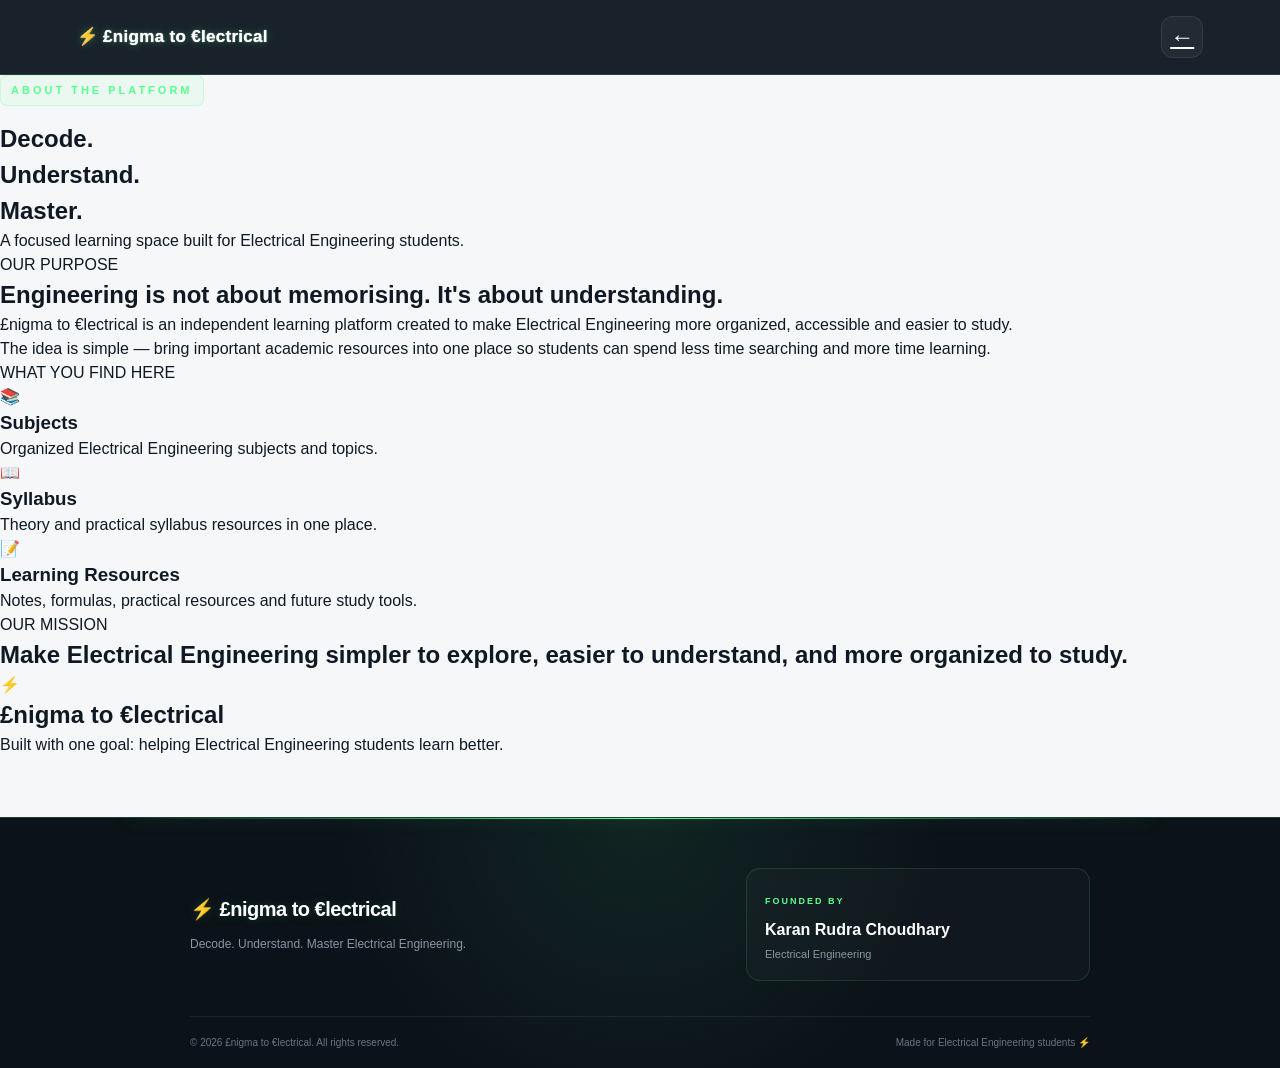
<file: about.html>
<!DOCTYPE html>
<html lang="en">

<head>

    <meta charset="UTF-8">

    <meta name="viewport"
          content="width=device-width, initial-scale=1.0">

    <title>About £nigma to €lectrical</title>

    <link rel="stylesheet" href="style.css">

</head>


<body>

    <!-- HEADER -->

    <header class="header">

        <div class="logo">
            ⚡ £nigma to €lectrical
        </div>

        <a href="index.html"
           class="menu-btn"
           aria-label="Back to Home">
            ←
        </a>

    </header>


    <!-- ABOUT PAGE -->

    <main class="about-page">

        <section class="about-hero">

            <p class="eyebrow">
                ABOUT THE PLATFORM
            </p>

            <h1>
                Decode.<br>
                Understand.<br>
                Master.
            </h1>

            <p class="about-intro">
                A focused learning space built for
                Electrical Engineering students.
            </p>

        </section>


        <!-- OUR PURPOSE -->

        <section class="about-block">

            <p class="about-label">
                OUR PURPOSE
            </p>

            <h2>
                Engineering is not about
                memorising. It's about understanding.
            </h2>

            <p>
                £nigma to €lectrical is an independent
                learning platform created to make
                Electrical Engineering more organized,
                accessible and easier to study.
            </p>

            <p>
                The idea is simple — bring important
                academic resources into one place so
                students can spend less time searching
                and more time learning.
            </p>

        </section>


        <!-- WHAT YOU FIND -->

        <section class="about-block">

            <p class="about-label">
                WHAT YOU FIND HERE
            </p>

            <div class="about-features">

                <div class="about-feature">
                    <span>📚</span>
                    <h3>Subjects</h3>
                    <p>
                        Organized Electrical Engineering
                        subjects and topics.
                    </p>
                </div>

                <div class="about-feature">
                    <span>📖</span>
                    <h3>Syllabus</h3>
                    <p>
                        Theory and practical syllabus
                        resources in one place.
                    </p>
                </div>

                <div class="about-feature">
                    <span>📝</span>
                    <h3>Learning Resources</h3>
                    <p>
                        Notes, formulas, practical
                        resources and future study tools.
                    </p>
                </div>

            </div>

        </section>


        <!-- MISSION -->

        <section class="about-mission-page">

            <p class="about-label">
                OUR MISSION
            </p>

            <h2>
                Make Electrical Engineering
                simpler to explore,
                easier to understand,
                and more organized to study.
            </h2>

        </section>


        <!-- FINAL -->

        <section class="about-final">

            <span>
                ⚡
            </span>

            <h2>
                £nigma to €lectrical
            </h2>

            <p>
                Built with one goal:
                helping Electrical Engineering
                students learn better.
            </p>

        </section>

    </main>


    <!-- FOOTER -->

    <footer class="site-footer">

        <div class="footer-container">

            <div class="footer-brand">

                <h2>
                    ⚡ £nigma to €lectrical
                </h2>

                <p>
                    Decode. Understand. Master
                    Electrical Engineering.
                </p>

            </div>

            <div class="footer-founder">

                <span>
                    FOUNDED BY
                </span>

                <h3>
                    Karan Rudra Choudhary
                </h3>

                <p>
                    Electrical Engineering
                </p>

            </div>

        </div>


        <div class="footer-bottom">

            <p>
                © 2026 £nigma to €lectrical.
                All rights reserved.
            </p>

            <p>
                Made for Electrical Engineering students ⚡
            </p>

        </div>

    </footer>


</body>

</html>
</file>
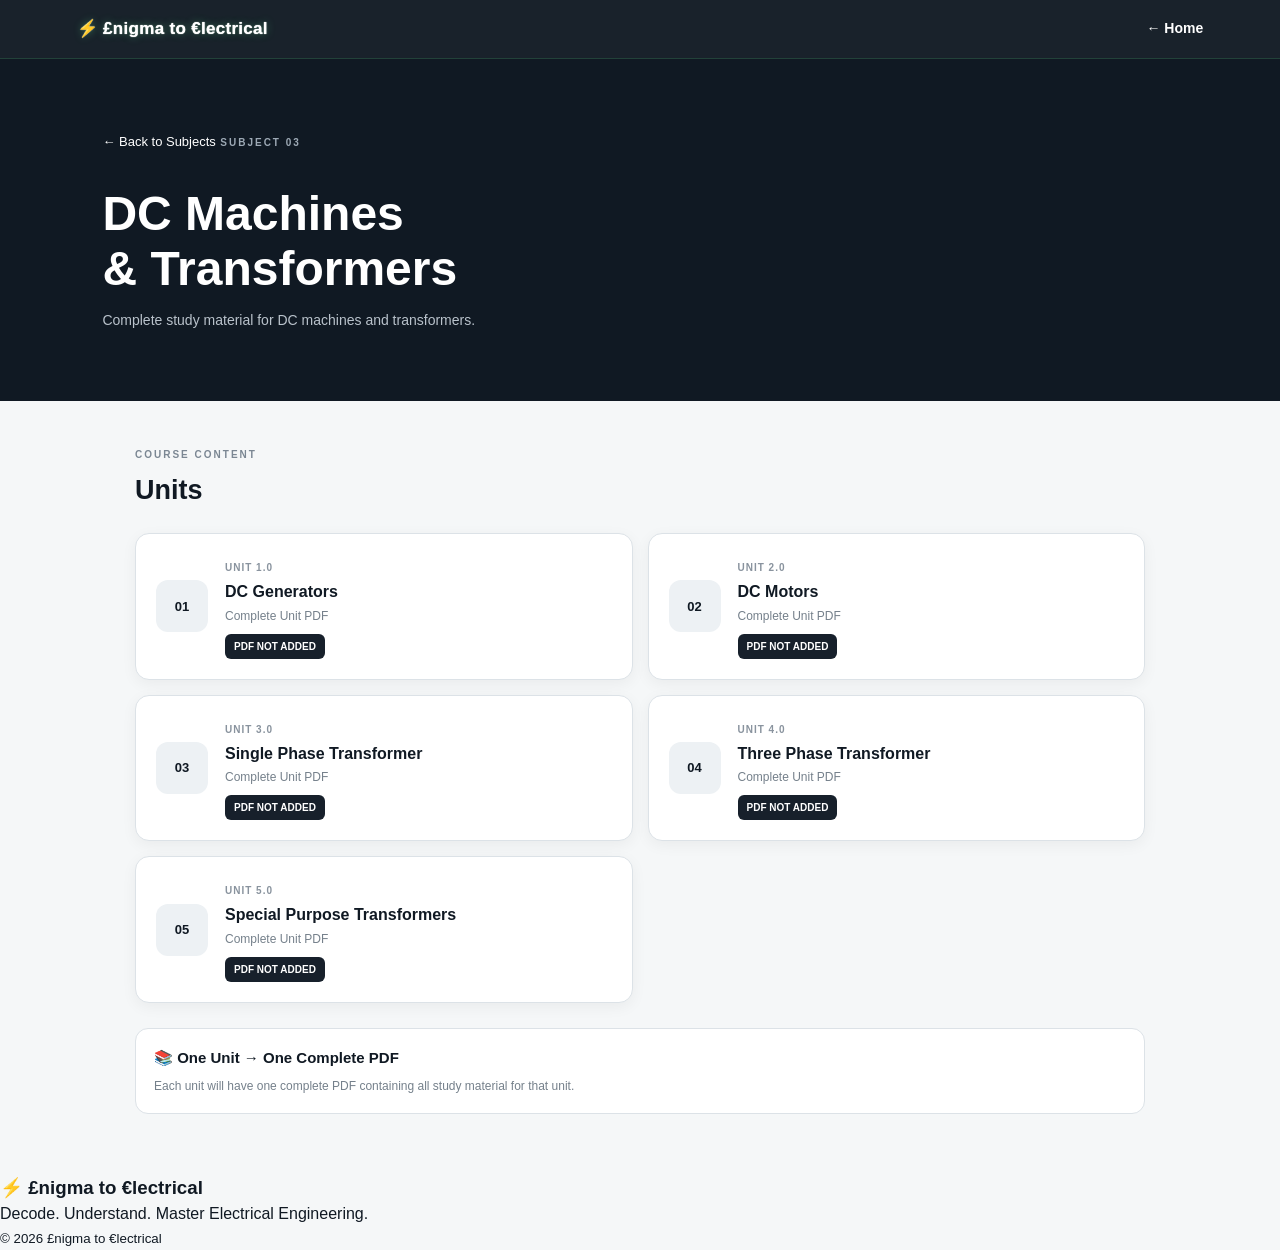
<file: dc-machines.html>
<!DOCTYPE html>
<html lang="en">

<head>

    <meta charset="UTF-8">

    <meta name="viewport"
          content="width=device-width, initial-scale=1.0">

    <title>
        DC Machines & Transformers | £nigma to €lectrical
    </title>

    <link rel="stylesheet" href="style.css">

    <style>

        .subject-header {
            padding: 55px 20px 35px;
            background: #101923;
            color: white;
        }

        .subject-header small {
            color: #9da9b5;
            font-size: 10px;
            font-weight: bold;
            letter-spacing: 2px;
        }

        .subject-header h1 {
            margin-top: 10px;
            font-size: 32px;
            line-height: 1.15;
        }

        .subject-header p {
            margin-top: 14px;
            max-width: 650px;
            color: #b9c2cb;
            font-size: 14px;
        }

        .back-btn {
            display: inline-block;
            margin-bottom: 25px;
            color: white;
            text-decoration: none;
            font-size: 13px;
        }

        .units-section {
            max-width: 1050px;
            margin: auto;
            padding: 40px 20px 60px;
        }

        .units-title {
            margin-bottom: 22px;
        }

        .units-title small {
            color: #7b8793;
            font-size: 10px;
            font-weight: bold;
            letter-spacing: 2px;
        }

        .units-title h2 {
            margin-top: 5px;
            font-size: 27px;
        }

        .unit-grid {
            display: grid;
            gap: 15px;
        }

        .unit-card {
            padding: 20px;

            display: flex;
            align-items: center;
            gap: 17px;

            background: white;

            border: 1px solid #dce2e7;
            border-radius: 14px;

            box-shadow: 0 4px 15px rgba(0,0,0,0.05);
        }

        .unit-number {
            min-width: 52px;
            height: 52px;

            display: flex;
            align-items: center;
            justify-content: center;

            border-radius: 12px;

            background: #edf1f4;

            font-size: 13px;
            font-weight: bold;
        }

        .unit-info {
            flex: 1;
        }

        .unit-info small {
            color: #89939e;
            font-size: 10px;
            font-weight: bold;
            letter-spacing: 1px;
        }

        .unit-info h3 {
            margin: 4px 0;
            font-size: 16px;
            line-height: 1.3;
        }

        .unit-info p {
            color: #75808b;
            font-size: 12px;
        }

        .pdf-status {
            display: inline-block;

            margin-top: 9px;
            padding: 5px 9px;

            border-radius: 6px;

            background: #17202b;
            color: white;

            font-size: 10px;
            font-weight: bold;
        }

        .unit-btn {
            display: inline-block;

            margin-top: 9px;
            margin-left: 5px;

            padding: 7px 11px;

            border-radius: 7px;

            background: #17202b;
            color: white;

            text-decoration: none;

            font-size: 10px;
            font-weight: bold;
        }

        .info-box {
            margin-top: 25px;
            padding: 18px;

            background: white;

            border: 1px solid #dce2e7;
            border-radius: 13px;
        }

        .info-box h3 {
            font-size: 15px;
        }

        .info-box p {
            margin-top: 7px;

            color: #75808b;
            font-size: 12px;
        }

        @media (min-width: 700px) {

            .subject-header {
                padding: 70px 8%;
            }

            .subject-header h1 {
                font-size: 48px;
            }

            .unit-grid {
                grid-template-columns: 1fr 1fr;
            }

        }

    </style>

</head>


<body>


    <!-- HEADER -->

    <header class="header">

        <div class="logo">
            ⚡ £nigma to €lectrical
        </div>

        <a href="index.html"
           style="
           color:white;
           text-decoration:none;
           font-size:14px;
           font-weight:bold;
           ">
            ← Home
        </a>

    </header>


    <!-- SUBJECT HEADER -->

    <section class="subject-header">

        <a href="index.html"
           class="back-btn">
            ← Back to Subjects
        </a>

        <small>
            SUBJECT 03
        </small>

        <h1>
            DC Machines<br>
            & Transformers
        </h1>

        <p>
            Complete study material for DC machines
            and transformers.
        </p>

    </section>


    <!-- COURSE CONTENT -->

    <main>

        <section class="units-section">

            <div class="units-title">

                <small>
                    COURSE CONTENT
                </small>

                <h2>
                    Units
                </h2>

            </div>


            <div class="unit-grid">


                <!-- UNIT 1 -->

                <div class="unit-card">

                    <div class="unit-number">
                        01
                    </div>

                    <div class="unit-info">

                        <small>
                            UNIT 1.0
                        </small>

                        <h3>
                            DC Generators
                        </h3>

                        <p>
                            Complete Unit PDF
                        </p>

                        <span class="pdf-status">
                            PDF NOT ADDED
                        </span>

                    </div>

                </div>


                <!-- UNIT 2 -->

                <div class="unit-card">

                    <div class="unit-number">
                        02
                    </div>

                    <div class="unit-info">

                        <small>
                            UNIT 2.0
                        </small>

                        <h3>
                            DC Motors
                        </h3>

                        <p>
                            Complete Unit PDF
                        </p>

                        <span class="pdf-status">
                            PDF NOT ADDED
                        </span>

                    </div>

                </div>


                <!-- UNIT 3 -->

                <div class="unit-card">

                    <div class="unit-number">
                        03
                    </div>

                    <div class="unit-info">

                        <small>
                            UNIT 3.0
                        </small>

                        <h3>
                            Single Phase Transformer
                        </h3>

                        <p>
                            Complete Unit PDF
                        </p>

                        <span class="pdf-status">
                            PDF NOT ADDED
                        </span>

                    </div>

                </div>


                <!-- UNIT 4 -->

                <div class="unit-card">

                    <div class="unit-number">
                        04
                    </div>

                    <div class="unit-info">

                        <small>
                            UNIT 4.0
                        </small>

                        <h3>
                            Three Phase Transformer
                        </h3>

                        <p>
                            Complete Unit PDF
                        </p>

                        <span class="pdf-status">
                            PDF NOT ADDED
                        </span>

                    </div>

                </div>


                <!-- UNIT 5 -->

                <div class="unit-card">

                    <div class="unit-number">
                        05
                    </div>

                    <div class="unit-info">

                        <small>
                            UNIT 5.0
                        </small>

                        <h3>
                            Special Purpose Transformers
                        </h3>

                        <p>
                            Complete Unit PDF
                        </p>

                        <span class="pdf-status">
                            PDF NOT ADDED
                        </span>

                    </div>

                </div>


            </div>


            <!-- INFORMATION -->

            <div class="info-box">

                <h3>
                    📚 One Unit → One Complete PDF
                </h3>

                <p>
                    Each unit will have one complete PDF
                    containing all study material for that unit.
                </p>

            </div>

        </section>

    </main>


    <!-- FOOTER -->

    <footer>

        <h3>
            ⚡ £nigma to €lectrical
        </h3>

        <p>
            Decode. Understand. Master Electrical Engineering.
        </p>

        <small>
            © 2026 £nigma to €lectrical
        </small>

    </footer>


</body>

</html>
</file>
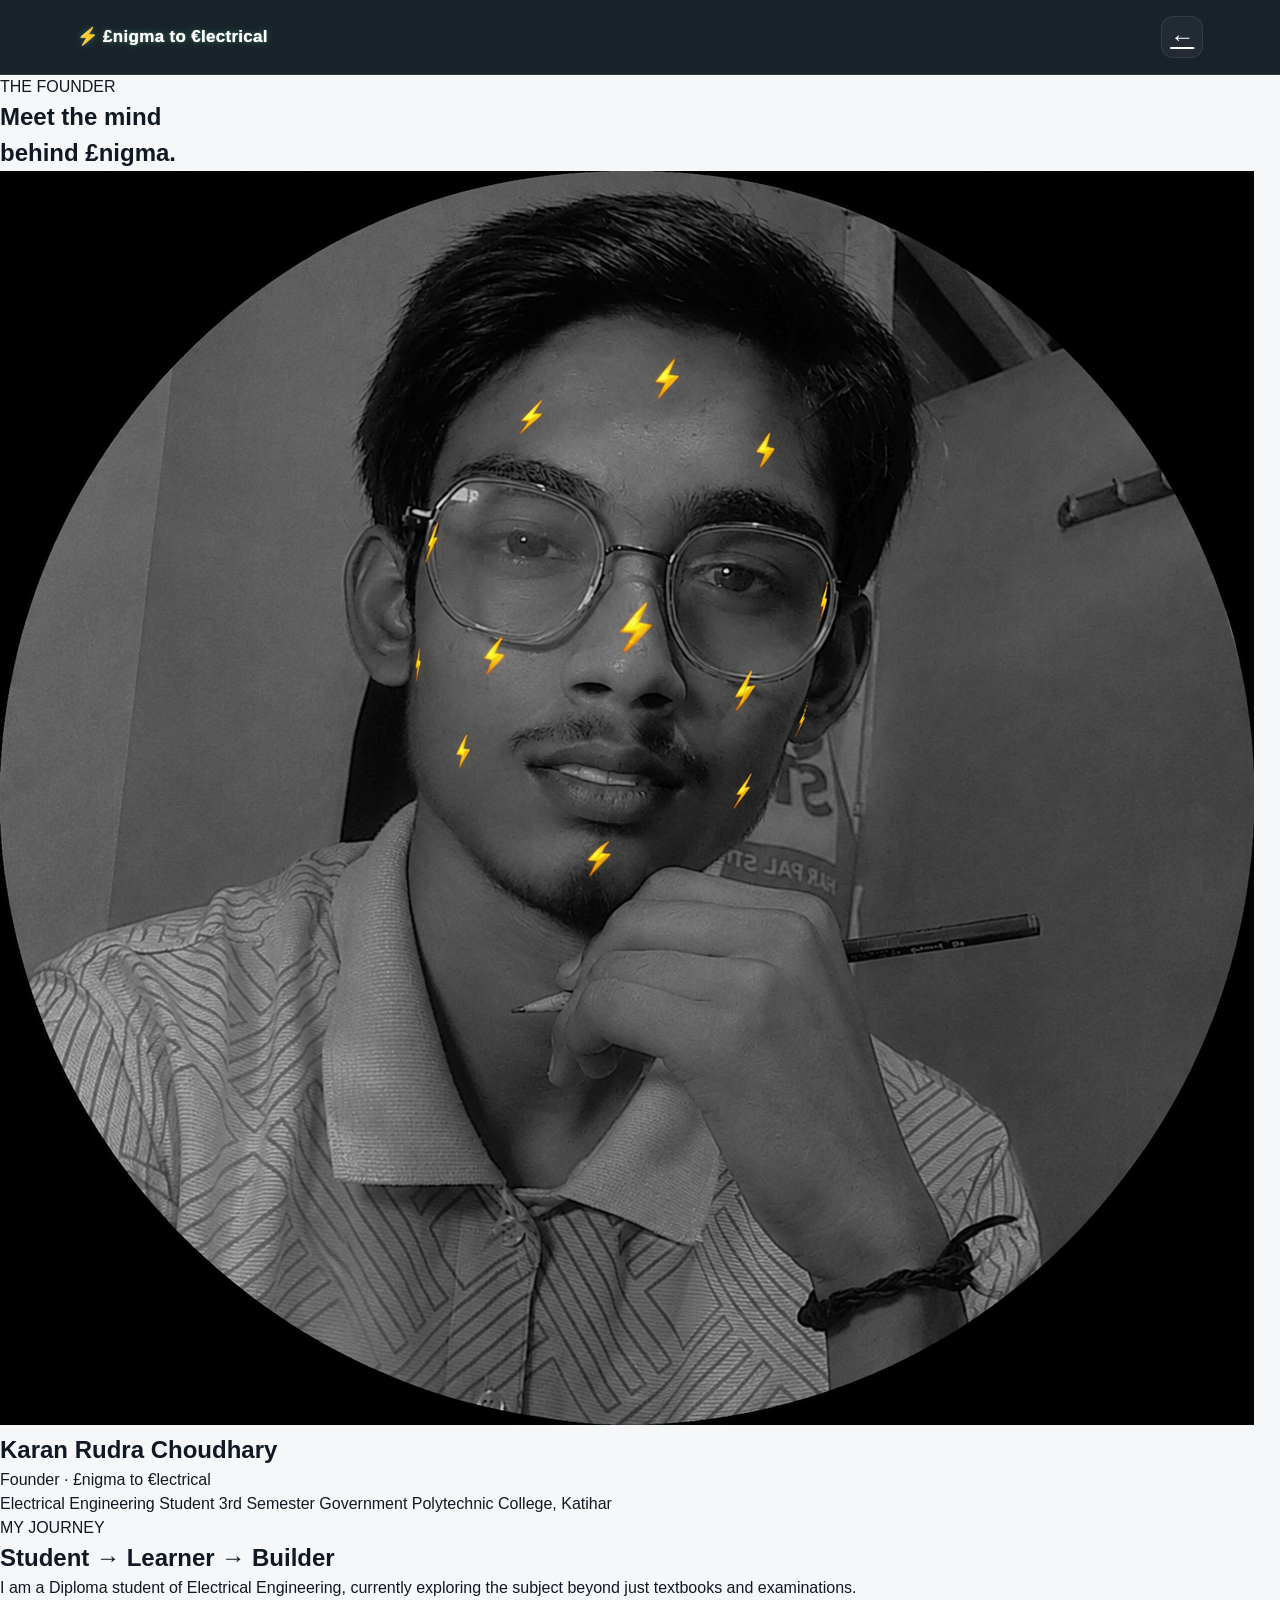
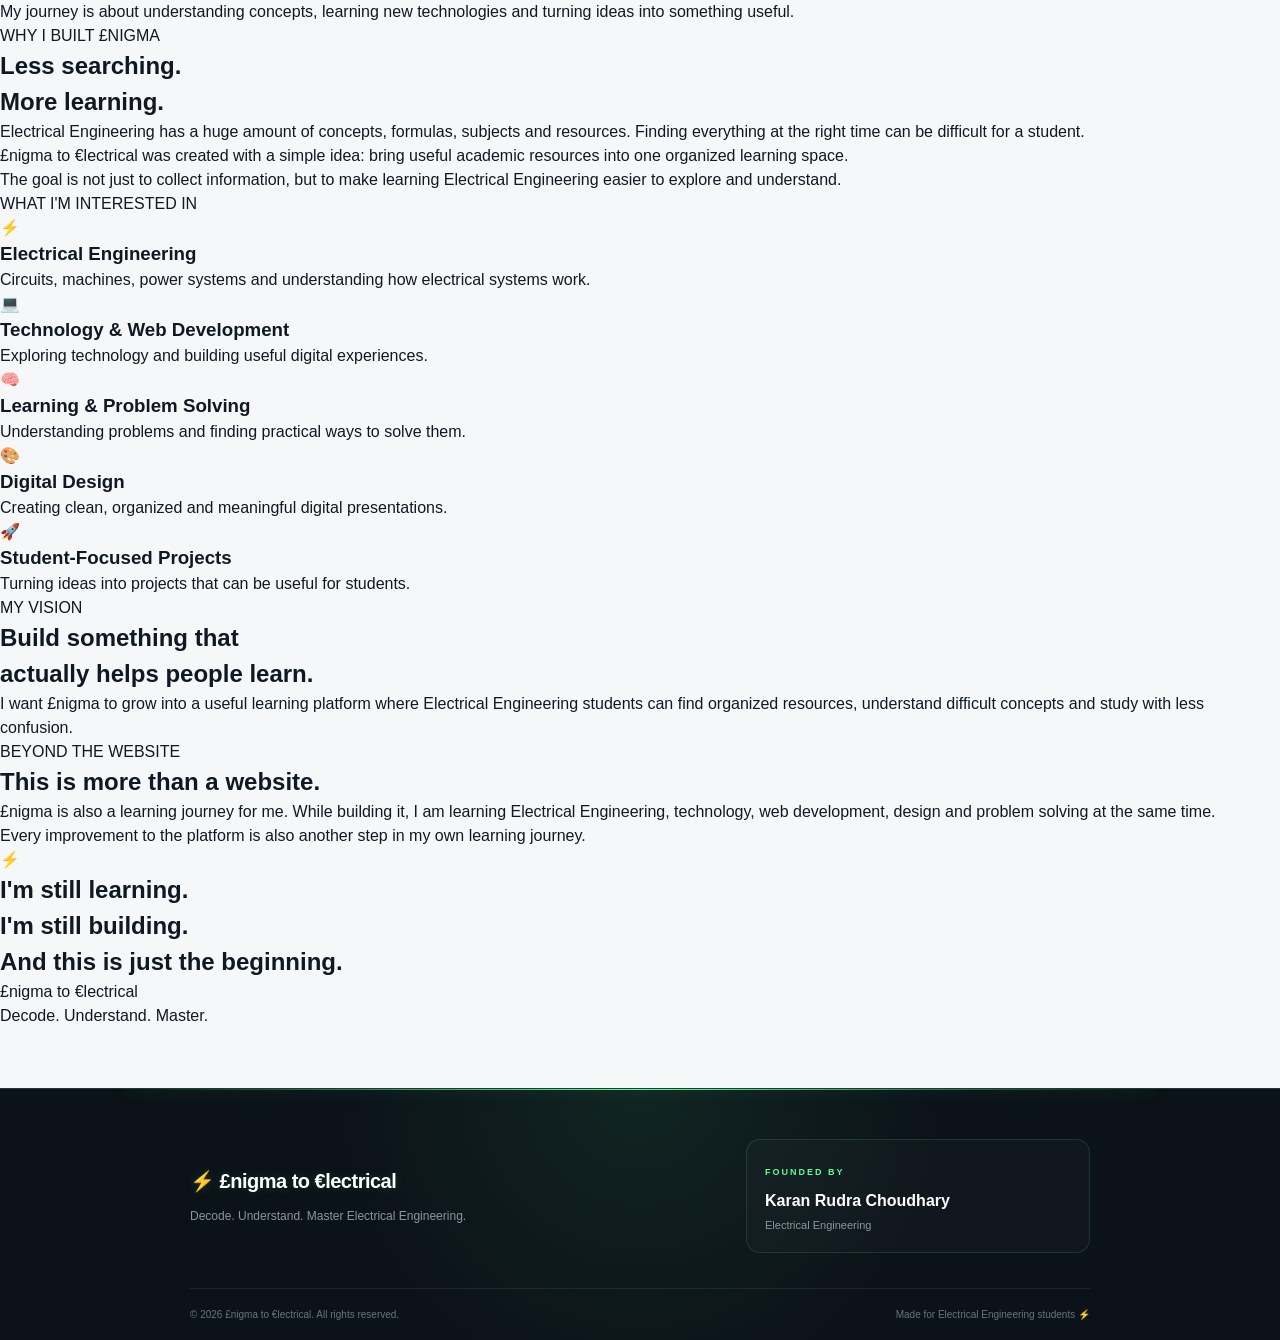
<file: founder.html>
<!DOCTYPE html>
<html lang="en">
<head>
    <meta charset="UTF-8">
    <meta name="viewport" content="width=device-width, initial-scale=1.0">

    <title>Founder | £nigma to €lectrical</title>

    <link rel="stylesheet" href="style.css">
</head>

<body>

<header class="header">
    <div class="logo">⚡ £nigma to €lectrical</div>

    <a href="index.html" class="menu-btn" aria-label="Back to Home">
        ←
    </a>
</header>


<main class="founder-page">

    <!-- HERO -->
    <section class="founder-hero">

        <p class="founder-eyebrow">
            THE FOUNDER
        </p>

        <h1>
            Meet the mind<br>
            behind <span>£nigma.</span>
        </h1>

        <!-- PROFILE PHOTO -->
        <div class="founder-photo">
            <div class="founder-photo-inner">
    <img src="founder-dp.jpg" alt="Karan Rudra Choudhary">
            </div>
        </div>

        <h2>
            Karan Rudra Choudhary
        </h2>

        <p class="founder-role">
            Founder · £nigma to €lectrical
        </p>

        <div class="founder-meta">
            <span>Electrical Engineering Student</span>
            <span>3rd Semester</span>
            <span>Government Polytechnic College, Katihar</span>
        </div>

    </section>


    <!-- MY JOURNEY -->
    <section class="founder-section">

        <p class="founder-label">
            MY JOURNEY
        </p>

        <h2>
            Student → Learner → Builder
        </h2>

        <p>
            I am a Diploma student of Electrical Engineering,
            currently exploring the subject beyond just textbooks
            and examinations.
        </p>

        <p>
            My journey is about understanding concepts,
            learning new technologies and turning ideas into
            something useful.
        </p>

    </section>


    <!-- WHY I BUILT ENIGMA -->
    <section class="founder-section founder-highlight">

        <p class="founder-label">
            WHY I BUILT £NIGMA
        </p>

        <h2>
            Less searching.<br>
            More learning.
        </h2>

        <p>
            Electrical Engineering has a huge amount of
            concepts, formulas, subjects and resources.
            Finding everything at the right time can be difficult
            for a student.
        </p>

        <p>
            £nigma to €lectrical was created with a simple idea:
            bring useful academic resources into one organized
            learning space.
        </p>

        <p>
            The goal is not just to collect information,
            but to make learning Electrical Engineering
            easier to explore and understand.
        </p>

    </section>


    <!-- INTERESTS -->
    <section class="founder-section">

        <p class="founder-label">
            WHAT I'M INTERESTED IN
        </p>

        <div class="founder-interests">

            <div class="interest-card">
                <span>⚡</span>
                <h3>Electrical Engineering</h3>
                <p>
                    Circuits, machines, power systems and
                    understanding how electrical systems work.
                </p>
            </div>

            <div class="interest-card">
                <span>💻</span>
                <h3>Technology & Web Development</h3>
                <p>
                    Exploring technology and building useful
                    digital experiences.
                </p>
            </div>

            <div class="interest-card">
                <span>🧠</span>
                <h3>Learning & Problem Solving</h3>
                <p>
                    Understanding problems and finding
                    practical ways to solve them.
                </p>
            </div>

            <div class="interest-card">
                <span>🎨</span>
                <h3>Digital Design</h3>
                <p>
                    Creating clean, organized and meaningful
                    digital presentations.
                </p>
            </div>

            <div class="interest-card">
                <span>🚀</span>
                <h3>Student-Focused Projects</h3>
                <p>
                    Turning ideas into projects that can be
                    useful for students.
                </p>
            </div>

        </div>

    </section>


    <!-- MY VISION -->
    <section class="founder-section founder-vision">

        <p class="founder-label">
            MY VISION
        </p>

        <h2>
            Build something that<br>
            actually helps people learn.
        </h2>

        <p>
            I want £nigma to grow into a useful learning platform
            where Electrical Engineering students can find
            organized resources, understand difficult concepts
            and study with less confusion.
        </p>

    </section>


    <!-- BEYOND WEBSITE -->
    <section class="founder-section">

        <p class="founder-label">
            BEYOND THE WEBSITE
        </p>

        <h2>
            This is more than a website.
        </h2>

        <p>
            £nigma is also a learning journey for me.
            While building it, I am learning Electrical Engineering,
            technology, web development, design and problem solving
            at the same time.
        </p>

        <p>
            Every improvement to the platform is also
            another step in my own learning journey.
        </p>

    </section>


    <!-- FINAL MESSAGE -->
    <section class="founder-final">

        <div class="founder-final-icon">
            ⚡
        </div>

        <h2>
            I'm still learning.<br>
            I'm still building.<br>
            And this is just the beginning.
        </h2>

        <div class="founder-brand">
            £nigma to €lectrical
        </div>

        <p>
            Decode. Understand. Master.
        </p>

    </section>

</main>


<footer class="site-footer">

    <div class="footer-container">

        <div class="footer-brand">
            <h2>⚡ £nigma to €lectrical</h2>
            <p>
                Decode. Understand. Master Electrical Engineering.
            </p>
        </div>

        <div class="footer-founder">
            <span>FOUNDED BY</span>
            <h3>Karan Rudra Choudhary</h3>
            <p>Electrical Engineering</p>
        </div>

    </div>

    <div class="footer-bottom">
        <p>
            © 2026 £nigma to €lectrical. All rights reserved.
        </p>

        <p>
            Made for Electrical Engineering students ⚡
        </p>
    </div>

</footer>

</body>
</html>
</file>
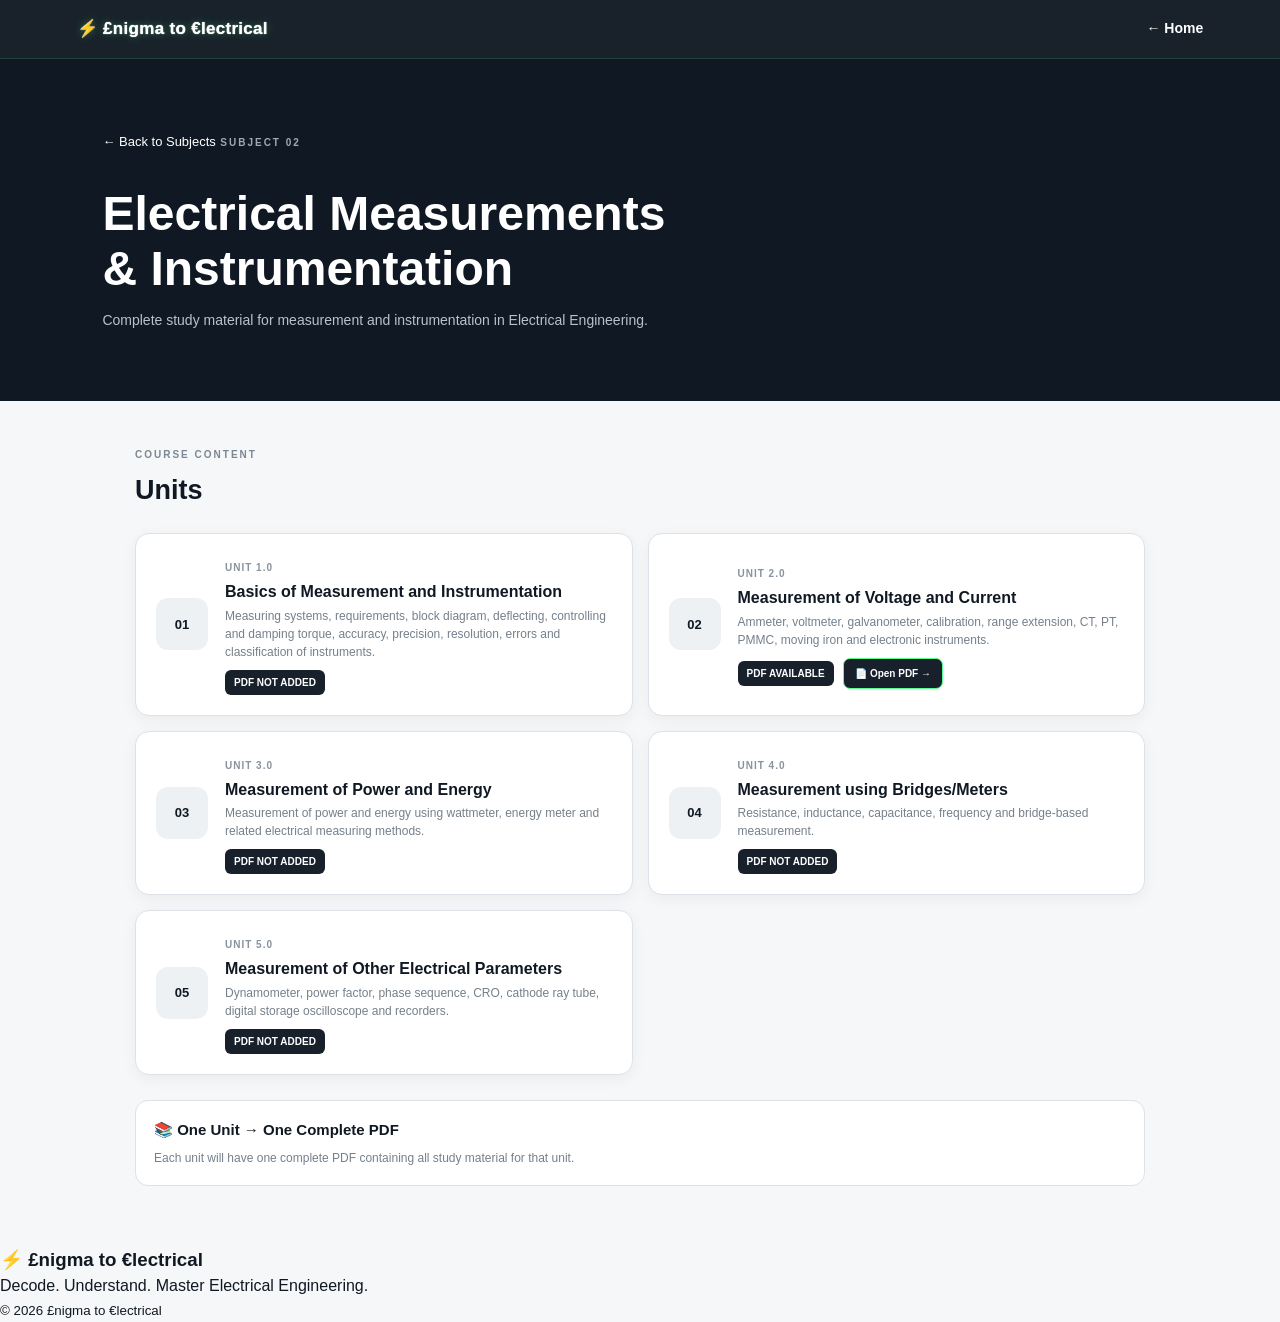
<file: measurements.html>
<!DOCTYPE html>
<html lang="en">

<head>

    <meta charset="UTF-8">

    <meta name="viewport"
          content="width=device-width, initial-scale=1.0">

    <title>
        Electrical Measurements & Instrumentation | £nigma to €lectrical
    </title>

    <link rel="stylesheet" href="style.css">

    <style>

        .subject-header {
            padding: 55px 20px 35px;
            background: #101923;
            color: white;
        }

        .subject-header small {
            color: #9da9b5;
            font-size: 10px;
            font-weight: bold;
            letter-spacing: 2px;
        }

        .subject-header h1 {
            margin-top: 10px;
            font-size: 32px;
            line-height: 1.15;
        }

        .subject-header p {
            margin-top: 14px;
            max-width: 650px;
            color: #b9c2cb;
            font-size: 14px;
        }

        .back-btn {
            display: inline-block;
            margin-bottom: 25px;
            color: white;
            text-decoration: none;
            font-size: 13px;
        }

        .units-section {
            max-width: 1050px;
            margin: auto;
            padding: 40px 20px 60px;
        }

        .units-title {
            margin-bottom: 22px;
        }

        .units-title small {
            color: #7b8793;
            font-size: 10px;
            font-weight: bold;
            letter-spacing: 2px;
        }

        .units-title h2 {
            margin-top: 5px;
            font-size: 27px;
        }

        .unit-grid {
            display: grid;
            gap: 15px;
        }

        .unit-card {
            padding: 20px;

            display: flex;
            align-items: center;
            gap: 17px;

            background: white;

            border: 1px solid #dce2e7;
            border-radius: 14px;

            box-shadow: 0 4px 15px rgba(0,0,0,0.05);
        }

        .unit-number {
            min-width: 52px;
            height: 52px;

            display: flex;
            align-items: center;
            justify-content: center;

            border-radius: 12px;

            background: #edf1f4;

            font-size: 13px;
            font-weight: bold;
        }

        .unit-info {
            flex: 1;
        }

        .unit-info small {
            color: #89939e;
            font-size: 10px;
            font-weight: bold;
            letter-spacing: 1px;
        }

        .unit-info h3 {
            margin: 4px 0;
            font-size: 16px;
            line-height: 1.3;
        }

        .unit-info p {
            color: #75808b;
            font-size: 12px;
        }

        .pdf-status {
            display: inline-block;

            margin-top: 9px;
            padding: 5px 9px;

            border-radius: 6px;

            background: #17202b;
            color: white;

            font-size: 10px;
            font-weight: bold;
        }

        .unit-btn {
            display: inline-block;

            margin-top: 9px;
            margin-left: 5px;

            padding: 7px 11px;

            border-radius: 7px;

            background: #17202b;
            color: white;

            text-decoration: none;

            font-size: 10px;
            font-weight: bold;
        }

        .info-box {
            margin-top: 25px;
            padding: 18px;

            background: white;

            border: 1px solid #dce2e7;
            border-radius: 13px;
        }

        .info-box h3 {
            font-size: 15px;
        }

        .info-box p {
            margin-top: 7px;

            color: #75808b;
            font-size: 12px;
        }

        @media (min-width: 700px) {

            .subject-header {
                padding: 70px 8%;
            }

            .subject-header h1 {
                font-size: 48px;
            }

            .unit-grid {
                grid-template-columns: 1fr 1fr;
            }

        }

    </style>

</head>


<body>


    <!-- HEADER -->

    <header class="header">

        <div class="logo">
            ⚡ £nigma to €lectrical
        </div>

        <a href="index.html"
           style="
           color:white;
           text-decoration:none;
           font-size:14px;
           font-weight:bold;
           ">
            ← Home
        </a>

    </header>


    <!-- SUBJECT HEADER -->

    <section class="subject-header">

        <a href="index.html"
           class="back-btn">
            ← Back to Subjects
        </a>

        <small>
            SUBJECT 02
        </small>

        <h1>
            Electrical Measurements<br>
            & Instrumentation
        </h1>

        <p>
            Complete study material for measurement
            and instrumentation in Electrical Engineering.
        </p>

    </section>


    <!-- COURSE CONTENT -->

    <main>

        <section class="units-section">

            <div class="units-title">

                <small>
                    COURSE CONTENT
                </small>

                <h2>
                    Units
                </h2>

            </div>


            <div class="unit-grid">


                <!-- UNIT 1 -->

                <div class="unit-card">

                    <div class="unit-number">
                        01
                    </div>

                    <div class="unit-info">

                        <small>
                            UNIT 1.0
                        </small>

                        <h3>
                            Basics of Measurement and Instrumentation
                        </h3>

                        <p>
                            Measuring systems, requirements, block diagram,
                            deflecting, controlling and damping torque,
                            accuracy, precision, resolution, errors and
                            classification of instruments.
                        </p>

                        <span class="pdf-status">
                            PDF NOT ADDED
                        </span>

                    </div>

                </div>



                <!-- UNIT 2 -->

                <div class="unit-card">

                    <div class="unit-number">
                        02
                    </div>

                    <div class="unit-info">

                        <small>
                            UNIT 2.0
                        </small>

                        <h3>
                            Measurement of Voltage and Current
                        </h3>

                        <p>
                            Ammeter, voltmeter, galvanometer,
                            calibration, range extension, CT, PT,
                            PMMC, moving iron and electronic instruments.
                        </p>

                        <span class="pdf-status">
                            PDF AVAILABLE
                        </span>

                        <a href="pdf/Unit-2.pdf"
                           class="unit-btn"
                           target="_blank">
                            📄 Open PDF →
                        </a>

                    </div>

                </div>



                <!-- UNIT 3 -->

                <div class="unit-card">

                    <div class="unit-number">
                        03
                    </div>

                    <div class="unit-info">

                        <small>
                            UNIT 3.0
                        </small>

                        <h3>
                            Measurement of Power and Energy
                        </h3>

                        <p>
                            Measurement of power and energy using
                            wattmeter, energy meter and related
                            electrical measuring methods.
                        </p>

                        <span class="pdf-status">
                            PDF NOT ADDED
                        </span>

                    </div>

                </div>



                <!-- UNIT 4 -->

                <div class="unit-card">

                    <div class="unit-number">
                        04
                    </div>

                    <div class="unit-info">

                        <small>
                            UNIT 4.0
                        </small>

                        <h3>
                            Measurement using Bridges/Meters
                        </h3>

                        <p>
                            Resistance, inductance, capacitance,
                            frequency and bridge-based measurement.
                        </p>

                        <span class="pdf-status">
                            PDF NOT ADDED
                        </span>

                    </div>

                </div>



                <!-- UNIT 5 -->

                <div class="unit-card">

                    <div class="unit-number">
                        05
                    </div>

                    <div class="unit-info">

                        <small>
                            UNIT 5.0
                        </small>

                        <h3>
                            Measurement of Other Electrical Parameters
                        </h3>

                        <p>
                            Dynamometer, power factor, phase sequence,
                            CRO, cathode ray tube, digital storage
                            oscilloscope and recorders.
                        </p>

                        <span class="pdf-status">
                            PDF NOT ADDED
                        </span>

                    </div>

                </div>


            </div>


            <!-- INFORMATION -->

            <div class="info-box">

                <h3>
                    📚 One Unit → One Complete PDF
                </h3>

                <p>
                    Each unit will have one complete PDF
                    containing all study material for that unit.
                </p>

            </div>

        </section>

    </main>


    <!-- FOOTER -->

    <footer>

        <h3>
            ⚡ £nigma to €lectrical
        </h3>

        <p>
            Decode. Understand. Master Electrical Engineering.
        </p>

        <small>
            © 2026 £nigma to €lectrical
        </small>

    </footer>


</body>

</html>
</file>
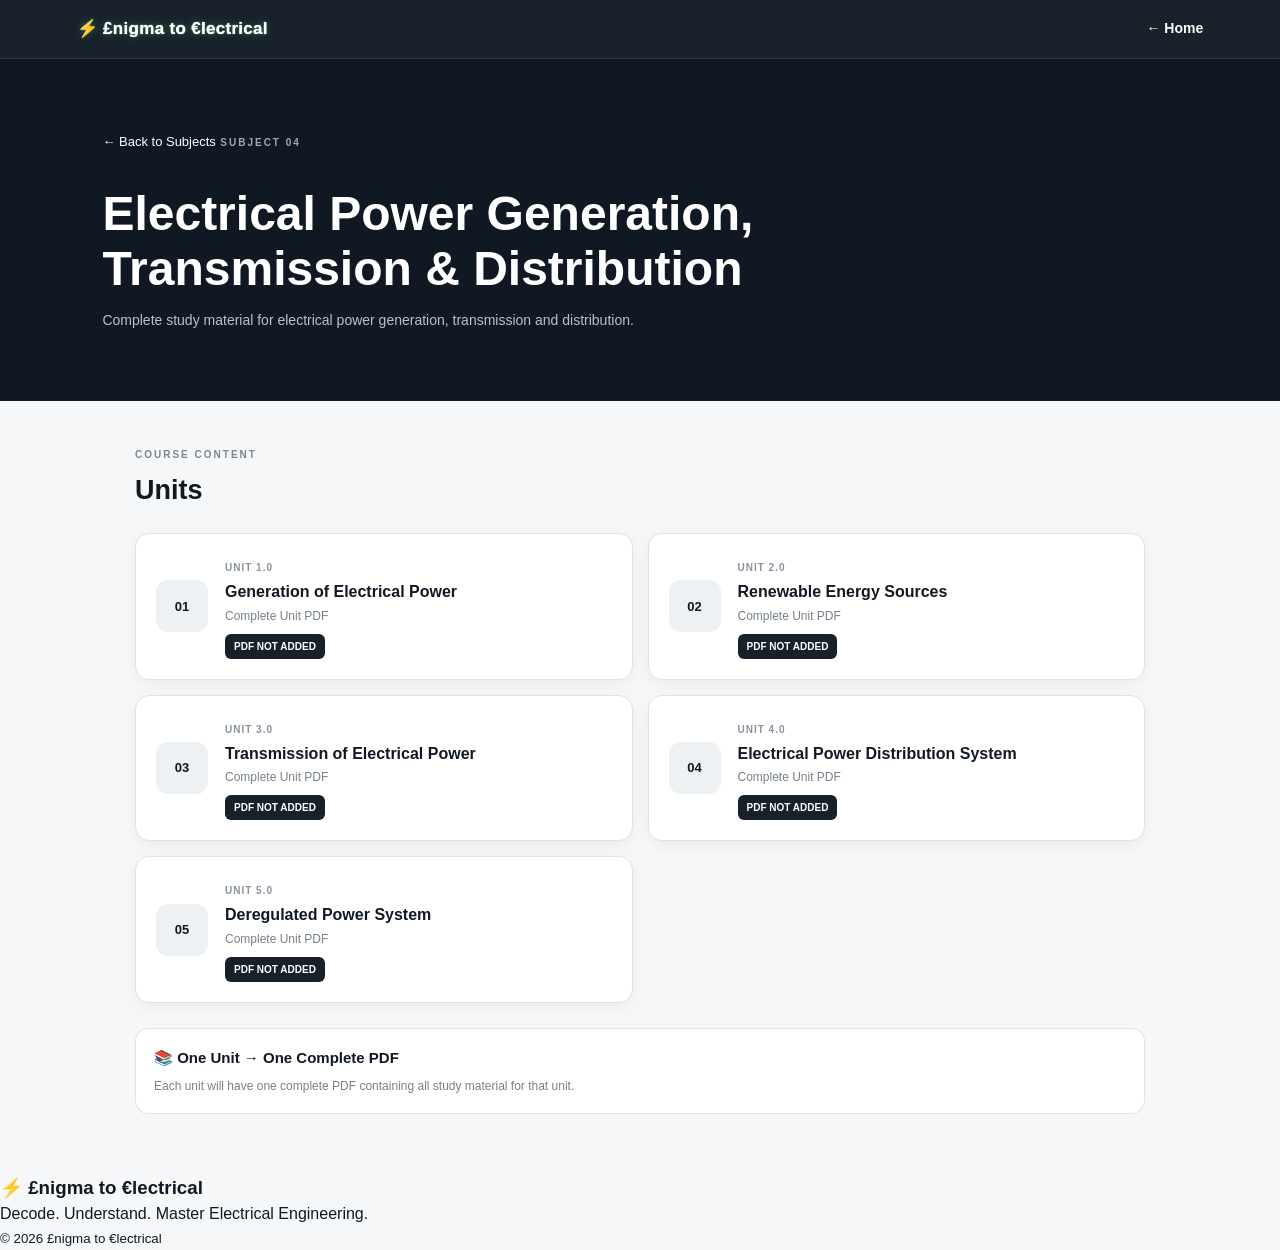
<file: power-system.html>
<!DOCTYPE html>
<html lang="en">

<head>

    <meta charset="UTF-8">

    <meta name="viewport"
          content="width=device-width, initial-scale=1.0">

    <title>
        Electrical Power Generation, Transmission & Distribution | £nigma to €lectrical
    </title>

    <link rel="stylesheet" href="style.css">

    <style>

        .subject-header {
            padding: 55px 20px 35px;
            background: #101923;
            color: white;
        }

        .subject-header small {
            color: #9da9b5;
            font-size: 10px;
            font-weight: bold;
            letter-spacing: 2px;
        }

        .subject-header h1 {
            margin-top: 10px;
            font-size: 32px;
            line-height: 1.15;
        }

        .subject-header p {
            margin-top: 14px;
            max-width: 650px;
            color: #b9c2cb;
            font-size: 14px;
        }

        .back-btn {
            display: inline-block;
            margin-bottom: 25px;
            color: white;
            text-decoration: none;
            font-size: 13px;
        }

        .units-section {
            max-width: 1050px;
            margin: auto;
            padding: 40px 20px 60px;
        }

        .units-title {
            margin-bottom: 22px;
        }

        .units-title small {
            color: #7b8793;
            font-size: 10px;
            font-weight: bold;
            letter-spacing: 2px;
        }

        .units-title h2 {
            margin-top: 5px;
            font-size: 27px;
        }

        .unit-grid {
            display: grid;
            gap: 15px;
        }

        .unit-card {
            padding: 20px;
            display: flex;
            align-items: center;
            gap: 17px;
            background: white;
            border: 1px solid #dce2e7;
            border-radius: 14px;
            box-shadow: 0 4px 15px rgba(0,0,0,0.05);
        }

        .unit-number {
            min-width: 52px;
            height: 52px;
            display: flex;
            align-items: center;
            justify-content: center;
            border-radius: 12px;
            background: #edf1f4;
            font-size: 13px;
            font-weight: bold;
        }

        .unit-info {
            flex: 1;
        }

        .unit-info small {
            color: #89939e;
            font-size: 10px;
            font-weight: bold;
            letter-spacing: 1px;
        }

        .unit-info h3 {
            margin: 4px 0;
            font-size: 16px;
            line-height: 1.3;
        }

        .unit-info p {
            color: #75808b;
            font-size: 12px;
        }

        .pdf-status {
            display: inline-block;
            margin-top: 9px;
            padding: 5px 9px;
            border-radius: 6px;
            background: #17202b;
            color: white;
            font-size: 10px;
            font-weight: bold;
        }

        .info-box {
            margin-top: 25px;
            padding: 18px;
            background: white;
            border: 1px solid #dce2e7;
            border-radius: 13px;
        }

        .info-box h3 {
            font-size: 15px;
        }

        .info-box p {
            margin-top: 7px;
            color: #75808b;
            font-size: 12px;
        }

        @media (min-width: 700px) {

            .subject-header {
                padding: 70px 8%;
            }

            .subject-header h1 {
                font-size: 48px;
            }

            .unit-grid {
                grid-template-columns: 1fr 1fr;
            }

        }

    </style>

</head>


<body>


    <!-- HEADER -->

    <header class="header">

        <div class="logo">
            ⚡ £nigma to €lectrical
        </div>

        <a href="index.html"
           style="
           color:white;
           text-decoration:none;
           font-size:14px;
           font-weight:bold;
           ">
            ← Home
        </a>

    </header>


    <!-- SUBJECT HEADER -->

    <section class="subject-header">

        <a href="index.html"
           class="back-btn">
            ← Back to Subjects
        </a>

        <small>
            SUBJECT 04
        </small>

        <h1>
            Electrical Power Generation,<br>
            Transmission & Distribution
        </h1>

        <p>
            Complete study material for electrical
            power generation, transmission and distribution.
        </p>

    </section>


    <!-- COURSE CONTENT -->

    <main>

        <section class="units-section">

            <div class="units-title">

                <small>
                    COURSE CONTENT
                </small>

                <h2>
                    Units
                </h2>

            </div>


            <div class="unit-grid">


                <!-- UNIT 1 -->

                <div class="unit-card">

                    <div class="unit-number">
                        01
                    </div>

                    <div class="unit-info">

                        <small>
                            UNIT 1.0
                        </small>

                        <h3>
                            Generation of Electrical Power
                        </h3>

                        <p>
                            Complete Unit PDF
                        </p>

                        <span class="pdf-status">
                            PDF NOT ADDED
                        </span>

                    </div>

                </div>


                <!-- UNIT 2 -->

                <div class="unit-card">

                    <div class="unit-number">
                        02
                    </div>

                    <div class="unit-info">

                        <small>
                            UNIT 2.0
                        </small>

                        <h3>
                            Renewable Energy Sources
                        </h3>

                        <p>
                            Complete Unit PDF
                        </p>

                        <span class="pdf-status">
                            PDF NOT ADDED
                        </span>

                    </div>

                </div>


                <!-- UNIT 3 -->

                <div class="unit-card">

                    <div class="unit-number">
                        03
                    </div>

                    <div class="unit-info">

                        <small>
                            UNIT 3.0
                        </small>

                        <h3>
                            Transmission of Electrical Power
                        </h3>

                        <p>
                            Complete Unit PDF
                        </p>

                        <span class="pdf-status">
                            PDF NOT ADDED
                        </span>

                    </div>

                </div>


                <!-- UNIT 4 -->

                <div class="unit-card">

                    <div class="unit-number">
                        04
                    </div>

                    <div class="unit-info">

                        <small>
                            UNIT 4.0
                        </small>

                        <h3>
                            Electrical Power Distribution System
                        </h3>

                        <p>
                            Complete Unit PDF
                        </p>

                        <span class="pdf-status">
                            PDF NOT ADDED
                        </span>

                    </div>

                </div>


                <!-- UNIT 5 -->

                <div class="unit-card">

                    <div class="unit-number">
                        05
                    </div>

                    <div class="unit-info">

                        <small>
                            UNIT 5.0
                        </small>

                        <h3>
                            Deregulated Power System
                        </h3>

                        <p>
                            Complete Unit PDF
                        </p>

                        <span class="pdf-status">
                            PDF NOT ADDED
                        </span>

                    </div>

                </div>


            </div>


            <!-- INFORMATION -->

            <div class="info-box">

                <h3>
                    📚 One Unit → One Complete PDF
                </h3>

                <p>
                    Each unit will have one complete PDF
                    containing all study material for that unit.
                </p>

            </div>

        </section>

    </main>


    <!-- FOOTER -->

    <footer>

        <h3>
            ⚡ £nigma to €lectrical
        </h3>

        <p>
            Decode. Understand. Master Electrical Engineering.
        </p>

        <small>
            © 2026 £nigma to €lectrical
        </small>

    </footer>


</body>

</html>
</file>
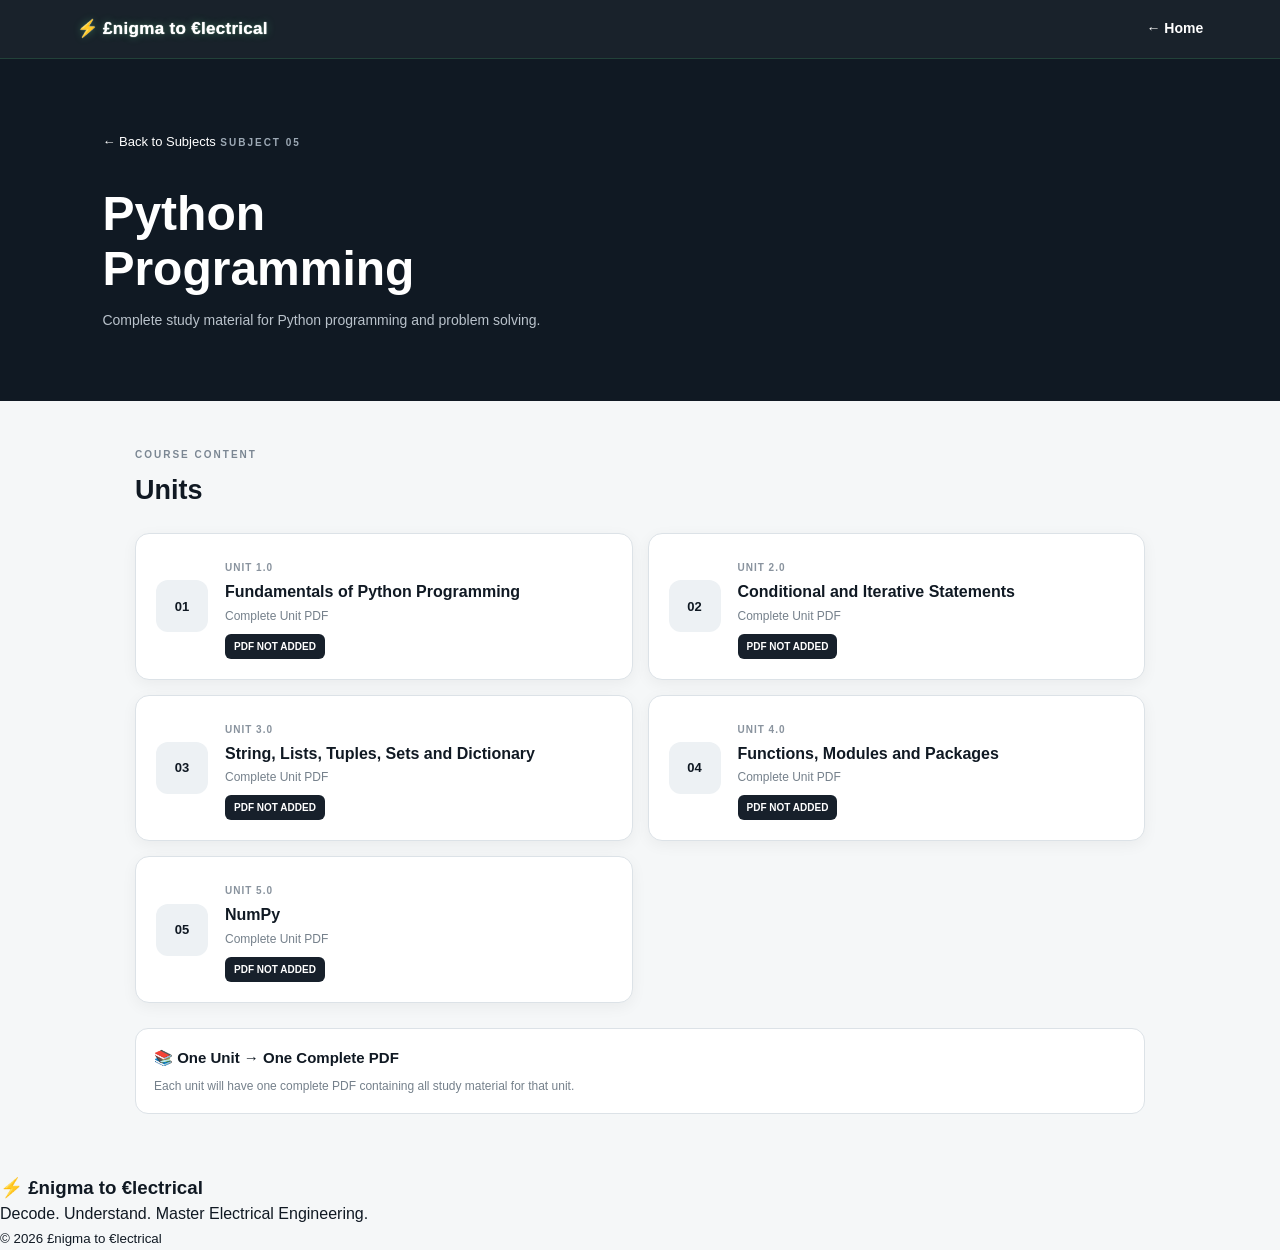
<file: python-programming.html>
<!DOCTYPE html>
<html lang="en">

<head>

    <meta charset="UTF-8">

    <meta name="viewport"
          content="width=device-width, initial-scale=1.0">

    <title>
        Python Programming | £nigma to €lectrical
    </title>

    <link rel="stylesheet" href="style.css">

    <style>

        .subject-header {
            padding: 55px 20px 35px;
            background: #101923;
            color: white;
        }

        .subject-header small {
            color: #9da9b5;
            font-size: 10px;
            font-weight: bold;
            letter-spacing: 2px;
        }

        .subject-header h1 {
            margin-top: 10px;
            font-size: 32px;
            line-height: 1.15;
        }

        .subject-header p {
            margin-top: 14px;
            max-width: 650px;
            color: #b9c2cb;
            font-size: 14px;
        }

        .back-btn {
            display: inline-block;
            margin-bottom: 25px;
            color: white;
            text-decoration: none;
            font-size: 13px;
        }

        .units-section {
            max-width: 1050px;
            margin: auto;
            padding: 40px 20px 60px;
        }

        .units-title {
            margin-bottom: 22px;
        }

        .units-title small {
            color: #7b8793;
            font-size: 10px;
            font-weight: bold;
            letter-spacing: 2px;
        }

        .units-title h2 {
            margin-top: 5px;
            font-size: 27px;
        }

        .unit-grid {
            display: grid;
            gap: 15px;
        }

        .unit-card {
            padding: 20px;
            display: flex;
            align-items: center;
            gap: 17px;
            background: white;
            border: 1px solid #dce2e7;
            border-radius: 14px;
            box-shadow: 0 4px 15px rgba(0,0,0,0.05);
        }

        .unit-number {
            min-width: 52px;
            height: 52px;
            display: flex;
            align-items: center;
            justify-content: center;
            border-radius: 12px;
            background: #edf1f4;
            font-size: 13px;
            font-weight: bold;
        }

        .unit-info {
            flex: 1;
        }

        .unit-info small {
            color: #89939e;
            font-size: 10px;
            font-weight: bold;
            letter-spacing: 1px;
        }

        .unit-info h3 {
            margin: 4px 0;
            font-size: 16px;
            line-height: 1.3;
        }

        .unit-info p {
            color: #75808b;
            font-size: 12px;
        }

        .pdf-status {
            display: inline-block;
            margin-top: 9px;
            padding: 5px 9px;
            border-radius: 6px;
            background: #17202b;
            color: white;
            font-size: 10px;
            font-weight: bold;
        }

        .info-box {
            margin-top: 25px;
            padding: 18px;
            background: white;
            border: 1px solid #dce2e7;
            border-radius: 13px;
        }

        .info-box h3 {
            font-size: 15px;
        }

        .info-box p {
            margin-top: 7px;
            color: #75808b;
            font-size: 12px;
        }

        @media (min-width: 700px) {

            .subject-header {
                padding: 70px 8%;
            }

            .subject-header h1 {
                font-size: 48px;
            }

            .unit-grid {
                grid-template-columns: 1fr 1fr;
            }

        }

    </style>

</head>


<body>


    <!-- HEADER -->

    <header class="header">

        <div class="logo">
            ⚡ £nigma to €lectrical
        </div>

        <a href="index.html"
           style="
           color:white;
           text-decoration:none;
           font-size:14px;
           font-weight:bold;
           ">
            ← Home
        </a>

    </header>


    <!-- SUBJECT HEADER -->

    <section class="subject-header">

        <a href="index.html"
           class="back-btn">
            ← Back to Subjects
        </a>

        <small>
            SUBJECT 05
        </small>

        <h1>
            Python<br>
            Programming
        </h1>

        <p>
            Complete study material for Python programming
            and problem solving.
        </p>

    </section>


    <!-- COURSE CONTENT -->

    <main>

        <section class="units-section">

            <div class="units-title">

                <small>
                    COURSE CONTENT
                </small>

                <h2>
                    Units
                </h2>

            </div>


            <div class="unit-grid">


                <!-- UNIT 1 -->

                <div class="unit-card">

                    <div class="unit-number">
                        01
                    </div>

                    <div class="unit-info">

                        <small>
                            UNIT 1.0
                        </small>

                        <h3>
                            Fundamentals of Python Programming
                        </h3>

                        <p>
                            Complete Unit PDF
                        </p>

                        <span class="pdf-status">
                            PDF NOT ADDED
                        </span>

                    </div>

                </div>


                <!-- UNIT 2 -->

                <div class="unit-card">

                    <div class="unit-number">
                        02
                    </div>

                    <div class="unit-info">

                        <small>
                            UNIT 2.0
                        </small>

                        <h3>
                            Conditional and Iterative Statements
                        </h3>

                        <p>
                            Complete Unit PDF
                        </p>

                        <span class="pdf-status">
                            PDF NOT ADDED
                        </span>

                    </div>

                </div>


                <!-- UNIT 3 -->

                <div class="unit-card">

                    <div class="unit-number">
                        03
                    </div>

                    <div class="unit-info">

                        <small>
                            UNIT 3.0
                        </small>

                        <h3>
                            String, Lists, Tuples, Sets and Dictionary
                        </h3>

                        <p>
                            Complete Unit PDF
                        </p>

                        <span class="pdf-status">
                            PDF NOT ADDED
                        </span>

                    </div>

                </div>


                <!-- UNIT 4 -->

                <div class="unit-card">

                    <div class="unit-number">
                        04
                    </div>

                    <div class="unit-info">

                        <small>
                            UNIT 4.0
                        </small>

                        <h3>
                            Functions, Modules and Packages
                        </h3>

                        <p>
                            Complete Unit PDF
                        </p>

                        <span class="pdf-status">
                            PDF NOT ADDED
                        </span>

                    </div>

                </div>


                <!-- UNIT 5 -->

                <div class="unit-card">

                    <div class="unit-number">
                        05
                    </div>

                    <div class="unit-info">

                        <small>
                            UNIT 5.0
                        </small>

                        <h3>
                            NumPy
                        </h3>

                        <p>
                            Complete Unit PDF
                        </p>

                        <span class="pdf-status">
                            PDF NOT ADDED
                        </span>

                    </div>

                </div>


            </div>


            <!-- INFORMATION -->

            <div class="info-box">

                <h3>
                    📚 One Unit → One Complete PDF
                </h3>

                <p>
                    Each unit will have one complete PDF
                    containing all study material for that unit.
                </p>

            </div>

        </section>

    </main>


    <!-- FOOTER -->

    <footer>

        <h3>
            ⚡ £nigma to €lectrical
        </h3>

        <p>
            Decode. Understand. Master Electrical Engineering.
        </p>

        <small>
            © 2026 £nigma to €lectrical
        </small>

    </footer>


</body>

</html>
</file>
<file: style.css>
/* =====================================================
   £NIGMA TO €LECTRICAL — PREMIUM STYLE
   ===================================================== */

* {
    margin: 0;
    padding: 0;
    box-sizing: border-box;
}

html {
    scroll-behavior: smooth;
}

body {
    font-family: Arial, Helvetica, sans-serif;
    background: #f5f7f8;
    color: #101923;
    line-height: 1.5;
}


/* ================= HEADER ================= */

.header {
    position: sticky;
    top: 0;
    z-index: 1000;

    display: flex;
    align-items: center;
    justify-content: space-between;

    padding: 16px 20px;

    background: rgba(16, 25, 35, 0.96);
    border-bottom: 1px solid rgba(91, 255, 143, 0.15);

    backdrop-filter: blur(12px);
}

.logo {
    color: white;
    font-size: 17px;
    font-weight: 800;
    letter-spacing: 0.3px;

    text-shadow:
        0 0 1px white,
        0 0 8px rgba(91, 255, 143, 0.35);
}

.menu-btn {
    width: 42px;
    height: 42px;

    display: flex;
    align-items: center;
    justify-content: center;

    border: 1px solid rgba(255,255,255,0.08);
    border-radius: 12px;

    background: rgba(255,255,255,0.04);

    color: white;
    font-size: 24px;

    cursor: pointer;

    transition: 0.25s ease;
}

.menu-btn:hover {
    background: rgba(91,255,143,0.10);
    border-color: rgba(91,255,143,0.40);
    color: #5bff8f;
}


/* ================= HERO ================= */

.hero {
    position: relative;
    overflow: hidden;
    isolation: isolate;

    min-height: 500px;

    display: flex;
    align-items: center;

    color: white;

    background:
        linear-gradient(
            90deg,
            rgba(5, 12, 18, 0.88),
            rgba(5, 12, 18, 0.48),
            rgba(5, 12, 18, 0.72)
        ),
        url("image/steel-tower.jpg");

    background-size: cover;
    background-position: center;
    background-repeat: no-repeat;

    box-shadow:
        inset 0 -80px 100px rgba(3, 10, 15, 0.45);
}

.hero::after {
    content: "";

    position: absolute;
    inset: 0;

    z-index: 1;

    background:
        linear-gradient(
            180deg,
            rgba(3, 9, 14, 0.15),
            rgba(3, 9, 14, 0.05) 45%,
            rgba(3, 9, 14, 0.72)
        );

    pointer-events: none;
}

.hero::before {
    content: "";

    position: absolute;

    width: 300px;
    height: 300px;

    right: -120px;
    bottom: -120px;

    z-index: 1;

    border-radius: 50%;

    background: rgba(91,255,143,0.09);

    filter: blur(55px);
}

.hero-content {
    position: relative;
    z-index: 2;

    max-width: 850px;

    padding: 70px 20px;

    color: white;
}

.eyebrow {
    display: inline-block;

    margin-bottom: 15px;
    padding: 6px 10px;

    color: #5bff8f;

    font-size: 11px;
    font-weight: 800;

    letter-spacing: 3px;

    border: 1px solid rgba(91,255,143,0.25);
    border-radius: 7px;

    background: rgba(91,255,143,0.06);
}

.hero h1 {
    color: #ffffff;

    font-size: clamp(40px, 9vw, 72px);

    line-height: 1.02;

    letter-spacing: -2px;

    text-shadow:
        0 3px 15px rgba(0,0,0,0.65),
        0 5px 30px rgba(0,0,0,0.75);
}

.hero-description {
    max-width: 600px;

    margin-top: 22px;
    padding-left: 14px;

    color: #b9c2cb;

    font-size: 15px;

    border-left: 2px solid rgba(91,255,143,0.55);
}

.scroll-indicator {
    position: absolute;

    right: 7%;
    bottom: 25px;

    z-index: 3;

    color: rgba(255,255,255,0.55);

    font-size: 9px;
    letter-spacing: 4px;
}


/* ================= BUTTON ================= */

.explore-btn,
.unit-btn {
    display: inline-block;

    margin-top: 25px;

    padding: 12px 18px;

    border: 1px solid #5bff8f;
    border-radius: 9px;

    background: transparent;

    color: #5bff8f;

    font-size: 12px;
    font-weight: 800;

    text-decoration: none;

    cursor: pointer;

    transition: 0.25s ease;
}

.explore-btn:hover,
.unit-btn:hover {
    background: #5bff8f;
    color: #101923;

    box-shadow:
        0 0 20px rgba(91,255,143,0.25);

    transform: translateY(-2px);
}


/* ================= SEARCH ================= */

.search-section {
    position: relative;
    z-index: 10;

    max-width: 1050px;

    margin: auto;

    padding: 25px 20px 5px;
}

.search-box {
    display: flex;
    align-items: center;

    width: 100%;
    height: 58px;

    padding: 0 10px 0 18px;

    background: rgba(255,255,255,0.97);

    border: 1px solid rgba(16,25,35,0.10);

    border-radius: 17px;

    box-shadow:
        0 10px 30px rgba(16,25,35,0.07);

    transition: 0.25s ease;
}

.search-box:focus-within {
    transform: translateY(-2px);

    border-color: rgba(91,255,143,0.65);

    box-shadow:
        0 0 0 4px rgba(91,255,143,0.10),
        0 14px 35px rgba(16,25,35,0.09);
}

.search-icon {
    margin-right: 10px;

    color: #7b8793;

    font-size: 22px;
}

#searchInput,
.search-box input {
    flex: 1;

    width: 100%;
    height: 100%;

    border: none;
    outline: none;

    background: transparent;

    color: #101923;

    font-size: 14px;
    font-weight: 600;

    box-shadow: none;
}

#searchInput::placeholder,
.search-box input::placeholder {
    color: #89939e;
}

.mic-btn {
    width: 42px;
    height: 42px;

    display: flex;
    align-items: center;
    justify-content: center;

    flex-shrink: 0;

    border: 1px solid #dce3e8;
    border-radius: 12px;

    background: #f5f7f8;

    cursor: pointer;

    font-size: 18px;

    transition: 0.25s ease;
}

.mic-btn:hover {
    background: #101923;
    border-color: #101923;

    transform: scale(1.05);
}

.mic-btn:disabled {
    opacity: 0.5;
    cursor: not-allowed;
}

.mic-btn.listening {
    background: #101923;
    border-color: #5bff8f;

    box-shadow:
        0 0 0 4px rgba(91,255,143,0.12),
        0 0 20px rgba(91,255,143,0.25);
}

.voice-status {
    margin-top: 8px;

    color: #7b8793;

    font-size: 10px;
}


/* ================= SECTIONS ================= */

.subjects,
.quick-access {
    max-width: 1050px;

    margin: auto;

    padding: 45px 20px;
}

.section-title p {
    color: #7b8793;

    font-size: 10px;
    font-weight: 800;

    letter-spacing: 2px;
}

.section-title h2 {
    margin-top: 4px;

    font-size: 30px;

    letter-spacing: -0.5px;
}


/* ================= SUBJECT GRID ================= */

.subject-grid {
    display: grid;

    gap: 15px;

    margin-top: 25px;
}

.subject-card {
    position: relative;
    overflow: hidden;

    display: flex;

    gap: 16px;

    padding: 20px;

    text-decoration: none;
    color: inherit;

    background:
        linear-gradient(
            145deg,
            rgba(255,255,255,0.98),
            rgba(246,249,250,0.96)
        );

    border: 1px solid rgba(16,25,35,0.08);

    border-radius: 20px;

    box-shadow:
        0 8px 25px rgba(16,25,35,0.06);

    transition:
        transform 0.3s ease,
        border-color 0.3s ease,
        box-shadow 0.3s ease;
}

.subject-card::before {
    content: "";

    position: absolute;

    width: 120px;
    height: 120px;

    right: -55px;
    top: -55px;

    border-radius: 50%;

    background: rgba(91,255,143,0.08);

    transition: 0.35s ease;
}

.subject-card::after {
    content: "→";

    position: absolute;

    right: 18px;
    bottom: 16px;

    color: #8a949e;

    font-size: 18px;
    font-weight: bold;

    opacity: 0;

    transform: translateX(-6px);

    transition: 0.3s ease;
}

.subject-card:hover {
    transform: translateY(-6px);

    border-color: rgba(91,255,143,0.45);

    box-shadow:
        0 15px 35px rgba(16,25,35,0.11);
}

.subject-card:hover::before {
    transform: scale(1.5);

    background: rgba(91,255,143,0.13);
}

.subject-card:hover::after {
    opacity: 1;
    transform: translateX(0);
}


/* ================= SUBJECT ICON ================= */

.subject-icon {
    position: relative;
    z-index: 2;

    min-width: 56px;
    height: 56px;

    display: flex;
    align-items: center;
    justify-content: center;

    border-radius: 16px;

    background: #101923;

    color: white;

    font-size: 23px;

    box-shadow:
        0 6px 15px rgba(16,25,35,0.18);

    transition: 0.3s ease;
}

.subject-card:hover .subject-icon {
    transform: scale(1.06) rotate(-2deg);

    box-shadow:
        0 8px 20px rgba(16,25,35,0.25);
}

.subject-info {
    position: relative;
    z-index: 2;

    flex: 1;
}

.subject-info span {
    color: #8a949e;

    font-size: 10px;
    font-weight: 800;

    letter-spacing: 1.5px;
}

.subject-info h3 {
    margin: 5px 0;

    color: #101923;

    font-size: 18px;
    font-weight: 800;

    line-height: 1.25;
}

.subject-info p {
    margin-top: 5px;

    color: #7b8793;

    font-size: 12px;
}


/* ================= STUDY TOOLS ================= */

.tools-grid {
    display: grid;

    grid-template-columns: 1fr 1fr;

    gap: 14px;

    margin-top: 25px;
}


/* ================= PREMIUM SYLLABUS CARD ================= */

.tool-card.syllabus-card {
    position: relative;
    overflow: hidden;

    padding: 22px;

    background:
        radial-gradient(
            circle at 100% 0%,
            rgba(91,255,143,0.13),
            transparent 145px
        ),
        linear-gradient(
            145deg,
            rgba(255,255,255,0.99),
            rgba(245,248,249,0.96)
        );

    border: 1px solid rgba(16,25,35,0.09);

    border-radius: 20px;

    box-shadow:
        0 8px 25px rgba(16,25,35,0.06);

    transition:
        transform 0.3s ease,
        border-color 0.3s ease,
        box-shadow 0.3s ease;
}

.tool-card.syllabus-card:hover {
    transform: translateY(-5px);

    border-color: rgba(91,255,143,0.48);

    box-shadow:
        0 16px 35px rgba(16,25,35,0.10);
}


/* Decorative glow */

.tool-card.syllabus-card::before {
    content: "";

    position: absolute;

    width: 110px;
    height: 110px;

    right: -55px;
    top: -55px;

    border-radius: 50%;

    background: rgba(91,255,143,0.09);

    transition: 0.35s ease;
}

.tool-card.syllabus-card:hover::before {
    transform: scale(1.5);
}


/* ================= SYLLABUS ICON ================= */

.syllabus-icon {
    position: relative;
    z-index: 2;

    width: 58px;
    height: 58px;

    display: flex;
    align-items: center;
    justify-content: center;

    border-radius: 16px;

    background: #101923;

    border: 1px solid rgba(91,255,143,0.25);

    font-size: 27px;

    box-shadow:
        0 7px 18px rgba(16,25,35,0.17);

    transition: 0.3s ease;
}

.syllabus-card:hover .syllabus-icon {
    transform: translateY(-2px) scale(1.05);

    border-color: rgba(91,255,143,0.55);

    box-shadow:
        0 9px 22px rgba(16,25,35,0.22);
}


/* ================= SYLLABUS CONTENT ================= */

.syllabus-content {
    position: relative;
    z-index: 2;

    margin-top: 16px;
}

.syllabus-content h3 {
    margin: 0;

    color: #101923;

    font-size: 18px;
    font-weight: 800;

    line-height: 1.25;
}

.syllabus-line {
    display: block;

    width: 42px;
    height: 3px;

    margin: 9px 0;

    border-radius: 10px;

    background: #19d989;

    box-shadow:
        0 0 8px rgba(25,217,137,0.20);
}

.syllabus-content p {
    margin: 0;

    color: #7b8793;

    font-size: 11px;
}


/* ================= PDF BUTTONS ================= */

.tool-card.syllabus-card .tool-actions {
    position: relative;
    z-index: 2;

    width: 100%;

    display: flex;
    flex-direction: column;

    gap: 9px;

    margin-top: 19px;
}

.tool-card.syllabus-card .tool-btn {
    position: relative;

    width: 100%;
    height: 46px;

    display: flex;
    align-items: center;
    justify-content: center;

    padding: 0 45px;

    border-radius: 11px;

    text-decoration: none;

    font-size: 12px;
    font-weight: 700;

    box-sizing: border-box;

    transition:
        transform 0.25s ease,
        box-shadow 0.25s ease,
        background 0.25s ease,
        border-color 0.25s ease;
}


/* Button left icon */

.tool-card.syllabus-card .tool-btn > span:first-child {
    position: absolute;

    left: 18px;

    font-size: 18px;
}


/* Arrow */

.tool-card.syllabus-card .tool-btn .arrow {
    position: absolute;

    right: 16px;

    font-size: 23px;
    font-weight: 300;

    line-height: 1;
}


/* Open */

.tool-card.syllabus-card .open-btn {
    background:
        linear-gradient(
            135deg,
            #073d34,
            #082923
        );

    color: #ffffff;

    border: 1px solid rgba(91,255,143,0.65);

    box-shadow:
        0 6px 15px rgba(0,70,55,0.16);
}

.tool-card.syllabus-card .open-btn:hover {
    transform: translateY(-2px);

    background:
        linear-gradient(
            135deg,
            #084a3e,
            #07332d
        );

    box-shadow:
        0 10px 22px rgba(0,90,65,0.23);
}


/* Download */

.tool-card.syllabus-card .download-btn {
    background: rgba(255,255,255,0.90);

    color: #14202b;

    border: 1px solid rgba(20,32,43,0.16);

    box-shadow:
        0 4px 12px rgba(20,32,43,0.05);
}

.tool-card.syllabus-card .download-btn > span:first-child {
    color: #116b61;
}

.tool-card.syllabus-card .download-btn:hover {
    transform: translateY(-2px);

    background: #ffffff;

    border-color: rgba(20,32,43,0.28);

    box-shadow:
        0 8px 18px rgba(20,32,43,0.08);
}


/* ================= UNIT PAGE ================= */

.unit-card {
    transition:
        transform 0.25s ease,
        border-color 0.25s ease,
        box-shadow 0.25s ease;
}

.unit-card:hover {
    transform: translateY(-3px);

    border-color: rgba(91,255,143,0.65);

    box-shadow:
        0 10px 25px rgba(0,0,0,0.08);
}

.unit-number {
    transition: 0.25s ease;
}

.unit-card:hover .unit-number {
    background: #101923;
    color: #5bff8f;
}


/* ================= FOOTER ================= */

.site-footer {
    position: relative;

    margin-top: 60px;

    padding: 50px 20px 0;

    background:
        radial-gradient(
            circle at 50% 0%,
            rgba(91,255,143,0.08),
            transparent 45%
        ),
        #0b1219;

    color: #ffffff;

    border-top: 1px solid rgba(91,255,143,0.18);

    overflow: hidden;
}

.site-footer::before {
    content: "";

    position: absolute;

    top: 0;
    left: 10%;
    right: 10%;

    height: 1px;

    background:
        linear-gradient(
            90deg,
            transparent,
            #5bff8f,
            transparent
        );

    box-shadow:
        0 0 15px rgba(91,255,143,0.5);
}

.footer-container {
    max-width: 900px;

    margin: auto;

    display: grid;

    grid-template-columns: 1.5fr 1fr;

    gap: 40px;

    align-items: center;

    padding-bottom: 35px;
}

.footer-brand h2 {
    color: #ffffff;

    font-size: 20px;

    letter-spacing: -0.5px;

    text-shadow:
        0 0 12px rgba(91,255,143,0.18);
}

.footer-brand p {
    max-width: 320px;

    margin-top: 10px;

    color: #8996a3;

    font-size: 12px;

    line-height: 1.7;
}

.footer-founder {
    padding: 18px;

    border: 1px solid rgba(91,255,143,0.14);

    border-radius: 14px;

    background: rgba(255,255,255,0.025);

    transition:
        transform 0.25s ease,
        border-color 0.25s ease,
        box-shadow 0.25s ease;
}

.footer-founder:hover {
    transform: translateY(-3px);

    border-color: rgba(91,255,143,0.45);

    box-shadow:
        0 10px 25px rgba(0,0,0,0.20);
}

.footer-founder span {
    color: #5bff8f;

    font-size: 9px;
    font-weight: 800;

    letter-spacing: 2px;
}

.footer-founder h3 {
    margin-top: 7px;

    color: #ffffff;

    font-size: 16px;
}

.footer-founder p {
    margin-top: 4px;

    color: #8996a3;

    font-size: 11px;
}

.footer-bottom {
    max-width: 900px;

    margin: auto;

    padding: 18px 0;

    display: flex;
    justify-content: space-between;

    gap: 15px;

    border-top: 1px solid rgba(255,255,255,0.07);

    color: #687582;

    font-size: 10px;
}


/* =====================================================
   DESKTOP
   ===================================================== */

@media (min-width: 700px) {

    .header {
        padding-left: 6%;
        padding-right: 6%;
    }

    .hero-content {
        padding-left: 8%;
    }

    .subject-grid {
        grid-template-columns: 1fr 1fr;
    }

    .tools-grid {
        grid-template-columns: 1fr 1fr;
    }

}


/* =====================================================
   MOBILE
   ===================================================== */

@media (max-width: 699px) {

    .header {
        padding: 13px 18px;
    }

    .logo {
        font-size: 15px;
    }


    /* HERO */

    .hero {
        min-height: 540px;
    }

    .hero-content {
        padding: 60px 20px;
    }

    .hero h1 {
        font-size: 43px;
    }

    .hero-description {
        font-size: 14px;
    }


    /* SEARCH */

    .search-section {
        padding: 25px 20px 5px;
    }


    /* SECTIONS */

    .subjects,
    .quick-access {
        padding: 45px 20px;
    }

    .section-title h2 {
        font-size: 30px;
    }


    /* SUBJECTS */

    .subject-grid {
        grid-template-columns: 1fr;
    }

    .subject-card {
        padding: 18px;

        border-radius: 18px;

        gap: 14px;
    }

    .subject-icon {
        min-width: 54px;
        height: 54px;

        border-radius: 15px;
    }

    .subject-info h3 {
        font-size: 17px;
    }

    .subject-info p {
        font-size: 11px;
    }


    /* SYLLABUS */

    .tools-grid {
        grid-template-columns: 1fr;

        gap: 18px;

        margin-top: 22px;
    }

    .tool-card.syllabus-card {
        padding: 21px;

        border-radius: 20px;
    }

    .syllabus-icon {
        width: 58px;
        height: 58px;

        font-size: 27px;
    }

    .syllabus-content {
        margin-top: 15px;
    }

    .syllabus-content h3 {
        font-size: 19px;
    }

    .syllabus-content p {
        font-size: 11px;
    }

    .tool-card.syllabus-card .tool-actions {
        margin-top: 18px;

        gap: 9px;
    }

    .tool-card.syllabus-card .tool-btn {
        height: 48px;

        font-size: 12px;

        border-radius: 11px;
    }


    /* FOOTER */

    .site-footer {
        margin-top: 40px;

        padding-top: 42px;
    }

    .footer-container {
        grid-template-columns: 1fr;

        gap: 25px;
    }

    .footer-founder {
        padding: 16px;
    }

    .footer-bottom {
        flex-direction: column;

        text-align: center;

        gap: 7px;
    }

}


/* =====================================================
   SMALL PHONES
   ===================================================== */

@media (max-width: 380px) {

    .logo {
        font-size: 14px;
    }

    .hero h1 {
        font-size: 39px;
    }

    .subjects,
    .quick-access {
        padding-left: 16px;
        padding-right: 16px;
    }

    .tool-card.syllabus-card {
        padding: 19px;
    }

    .tool-card.syllabus-card .tool-btn {
        font-size: 11px;
    }

}
/* =====================================================
   BACK TO TOP BUTTON
   ===================================================== */

.back-to-top {
    position: fixed;

    right: 20px;
    bottom: 22px;

    width: 48px;
    height: 48px;

    display: flex;
    align-items: center;
    justify-content: center;

    border: 1px solid rgba(91,255,143,0.45);
    border-radius: 15px;

    background: rgba(16,25,35,0.94);

    color: #5bff8f;

    font-size: 24px;
    font-weight: 700;

    cursor: pointer;

    z-index: 999;

    opacity: 0;
    visibility: hidden;

    transform: translateY(15px);

    box-shadow:
        0 8px 25px rgba(16,25,35,0.20),
        0 0 15px rgba(91,255,143,0.08);

    backdrop-filter: blur(10px);

    transition:
        opacity 0.3s ease,
        visibility 0.3s ease,
        transform 0.3s ease,
        background 0.25s ease,
        box-shadow 0.25s ease;
}


/* Visible */

.back-to-top.show {
    opacity: 1;
    visibility: visible;

    transform: translateY(0);
}


/* Hover */

.back-to-top:hover {
    background: #5bff8f;

    color: #101923;

    border-color: #5bff8f;

    transform: translateY(-4px);

    box-shadow:
        0 12px 28px rgba(16,25,35,0.22),
        0 0 22px rgba(91,255,143,0.22);
}


/* Click */

.back-to-top:active {
    transform: translateY(-1px) scale(0.96);
}


/* Mobile */

@media (max-width: 699px) {

    .back-to-top {
        right: 16px;
        bottom: 18px;

        width: 45px;
        height: 45px;

        border-radius: 14px;

        font-size: 22px;
    }

}

/* =====================================================
   SCROLL REVEAL ANIMATION
   ===================================================== */

.subject-card,
.syllabus-card {
    opacity: 0;
    transform: translateY(25px);

    transition:
        opacity 0.6s ease,
        transform 0.6s ease,
        border-color 0.3s ease,
        box-shadow 0.3s ease;
}


/* Visible state */

.subject-card.reveal,
.syllabus-card.reveal {
    opacity: 1;
    transform: translateY(0);
}


/* Stagger effect */

.subject-card:nth-child(2) {
    transition-delay: 0.08s;
}

.subject-card:nth-child(3) {
    transition-delay: 0.16s;
}

.subject-card:nth-child(4) {
    transition-delay: 0.24s;
}

.subject-card:nth-child(5) {
    transition-delay: 0.32s;
}

.syllabus-card:nth-child(2) {
    transition-delay: 0.12s;
}


/* Accessibility */

@media (prefers-reduced-motion: reduce) {

    .subject-card,
    .syllabus-card {
        opacity: 1;
        transform: none;
        transition: none;
    }

}
/* =====================================================
   STEP 3 — MOBILE UI POLISH
   ===================================================== */

@media (max-width: 699px) {

    /* Better touch experience */
    .explore-btn,
    .unit-btn,
    .tool-btn,
    .menu-btn,
    .mic-btn,
    .back-to-top {
        -webkit-tap-highlight-color: transparent;
    }


    /* Subject card */
    .subject-card {
        min-height: 92px;
        align-items: center;
    }

    .subject-info {
        min-width: 0;
        padding-right: 18px;
    }

    .subject-info h3 {
        overflow-wrap: anywhere;
    }


    /* Keep subject arrow visible on touch devices */
    .subject-card::after {
        opacity: 0.75;
        transform: translateX(0);
        right: 14px;
        bottom: 13px;
        font-size: 16px;
    }


    /* Search box */
    .search-box {
        height: 56px;
        padding-left: 15px;
        border-radius: 15px;
    }

    .search-icon {
        font-size: 20px;
        margin-right: 8px;
    }

    .mic-btn {
        width: 40px;
        height: 40px;
        border-radius: 11px;
    }


    /* Syllabus buttons */
    .tool-card.syllabus-card .tool-btn {
        min-height: 48px;
        padding-left: 42px;
        padding-right: 42px;
    }


    /* Footer text safety */
    .footer-founder h3,
    .footer-brand h2 {
        overflow-wrap: anywhere;
    }


    /* Prevent accidental horizontal overflow */
    body {
        overflow-x: hidden;
    }


  /* =====================================================
   STEP 4 — SEARCH MESSAGE POLISH
   ===================================================== */

#searchMessage {
    display: none;

    margin-top: 18px;
    padding: 15px 18px;

    border: 1px solid rgba(91,255,143,0.20);
    border-radius: 14px;

    background: rgba(91,255,143,0.06);

    color: #52606c;

    font-size: 12px;
    font-weight: 600;

    text-align: center;

    animation: searchMessageIn 0.3s ease;
}

#searchMessage.show {
    display: block;
}

#searchMessage::before {
    content: "⌕";

    display: block;

    margin-bottom: 5px;

    color: #19d989;

    font-size: 22px;
    font-weight: 700;
}

@keyframes searchMessageIn {

    from {
        opacity: 0;
        transform: translateY(8px);
    }

    to {
        opacity: 1;
        transform: translateY(0);
    }

}
  /* =====================================================
   MOBILE MENU
   ===================================================== */

#mobileMenu {
    position: fixed;

    top: 0;
    left: 0;

    width: 100%;
    height: 100vh;

    z-index: 2000;

    display: flex;
    align-items: flex-start;
    justify-content: flex-end;

    padding: 75px 16px 20px;

    background: rgba(5, 12, 18, 0.72);

    backdrop-filter: blur(10px);
}

.mobile-menu-inner {
    width: min(330px, 100%);

    padding: 22px;

    background:
        linear-gradient(
            145deg,
            #101923,
            #0b151d
        );

    border: 1px solid rgba(91,255,143,0.25);

    border-radius: 20px;

    box-shadow:
        0 20px 50px rgba(0,0,0,0.35),
        0 0 25px rgba(91,255,143,0.06);

    animation: mobileMenuIn 0.25s ease;
}

.mobile-menu-title {
    padding-bottom: 18px;
    margin-bottom: 10px;

    color: #ffffff;

    font-size: 16px;
    font-weight: 800;

    border-bottom: 1px solid rgba(255,255,255,0.08);
}

.mobile-menu-inner a {
    display: block;

    padding: 15px 10px;

    color: #d9e1e7;

    font-size: 14px;
    font-weight: 700;

    text-decoration: none;

    border-bottom: 1px solid rgba(255,255,255,0.06);

    transition: 0.2s ease;
}

.mobile-menu-inner a:hover {
    padding-left: 15px;

    color: #5bff8f;

    background: rgba(91,255,143,0.05);
}

.mobile-menu-inner #closeMenu {
    width: 100%;

    margin-top: 18px;
    padding: 12px;

    border: 1px solid rgba(91,255,143,0.35);
    border-radius: 10px;

    background: rgba(91,255,143,0.06);

    color: #5bff8f;

    font-size: 12px;
    font-weight: 800;

    cursor: pointer;

    transition: 0.2s ease;
}

.mobile-menu-inner #closeMenu:hover {
    background: #5bff8f;
    color: #101923;
}

@keyframes mobileMenuIn {

    from {
        opacity: 0;
        transform: translateY(-12px);
    }

    to {
        opacity: 1;
        transform: translateY(0);
    }

}


/* Desktop par mobile menu hide */

@media (min-width: 700px) {

    #mobileMenu {
        display: none;
    }

}
  /* =====================================================
   ABOUT PAGE
   ===================================================== */

.about-page {
    max-width: 1100px;
    margin: 0 auto;
    padding: 70px 24px 90px;
}

.about-hero {
    min-height: 55vh;
    display: flex;
    flex-direction: column;
    justify-content: center;
    padding: 50px 0;
}

.about-hero h1 {
    margin: 14px 0 22px;

    color: #101923;

    font-size: clamp(44px, 8vw, 82px);
    line-height: 0.98;
    letter-spacing: -3px;
}

.about-intro {
    max-width: 560px;

    color: #52606c;

    font-size: 17px;
    line-height: 1.7;
}

.about-block {
    padding: 70px 0;

    border-top: 1px solid rgba(16,25,35,0.10);
}

.about-label {
    margin-bottom: 16px;

    color: #19d989;

    font-size: 11px;
    font-weight: 800;
    letter-spacing: 2px;
}

.about-block h2 {
    max-width: 800px;

    margin-bottom: 28px;

    color: #101923;

    font-size: clamp(28px, 5vw, 48px);
    line-height: 1.12;
}

.about-block > p:not(.about-label) {
    max-width: 780px;

    margin-bottom: 18px;

    color: #52606c;

    font-size: 15px;
    line-height: 1.8;
}


/* FEATURES */

.about-features {
    display: grid;

    grid-template-columns:
        repeat(3, 1fr);

    gap: 18px;

    margin-top: 35px;
}

.about-feature {
    padding: 28px;

    background: #ffffff;

    border: 1px solid rgba(16,25,35,0.10);
    border-radius: 18px;

    box-shadow:
        0 10px 30px rgba(16,25,35,0.06);

    transition:
        transform 0.3s ease,
        border-color 0.3s ease,
        box-shadow 0.3s ease;
}

.about-feature:hover {
    transform: translateY(-5px);

    border-color: rgba(25,217,137,0.40);

    box-shadow:
        0 16px 35px rgba(16,25,35,0.10);
}

.about-feature span {
    display: block;

    margin-bottom: 18px;

    font-size: 30px;
}

.about-feature h3 {
    margin-bottom: 10px;

    color: #101923;

    font-size: 18px;
}

.about-feature p {
    color: #52606c;

    font-size: 13px;
    line-height: 1.7;
}


/* MISSION */

.about-mission-page {
    margin: 20px 0 70px;
    padding: 55px 35px;

    background:
        linear-gradient(
            145deg,
            #101923,
            #17242d
        );

    border-radius: 24px;

    box-shadow:
        0 20px 45px rgba(16,25,35,0.16);
}

.about-mission-page .about-label {
    color: #5bff8f;
}

.about-mission-page h2 {
    max-width: 850px;

    margin: 0;

    color: #ffffff;

    font-size: clamp(28px, 5vw, 48px);
    line-height: 1.15;
}


/* FINAL */

.about-final {
    padding: 70px 20px;

    text-align: center;
}

.about-final > span {
    font-size: 36px;
}

.about-final h2 {
    margin: 18px 0 12px;

    color: #101923;

    font-size: clamp(28px, 5vw, 44px);
}

.about-final p {
    max-width: 500px;

    margin: 0 auto;

    color: #52606c;

    font-size: 14px;
    line-height: 1.7;
}


/* MOBILE */

@media (max-width: 699px) {

    .about-page {
        padding: 45px 18px 65px;
    }

    .about-hero {
        min-height: 50vh;
        padding: 30px 0;
    }

    .about-hero h1 {
        letter-spacing: -2px;
    }

    .about-intro {
        font-size: 15px;
    }

    .about-block {
        padding: 55px 0;
    }

    .about-features {
        grid-template-columns: 1fr;
    }

    .about-feature {
        padding: 24px;
    }

    .about-mission-page {
        padding: 40px 24px;
        border-radius: 20px;
    }

    .about-final {
        padding: 50px 10px;
    }
}
  /* ================================
   FOUNDER PAGE
================================ */

.founder-page {
    min-height: 100vh;
    background:
        radial-gradient(circle at 50% 10%, rgba(91,255,143,0.08), transparent 35%),
        #071018;
    color: #fff;
}


/* HERO */

.founder-hero {
    text-align: center;
    padding: 80px 20px 65px;
    max-width: 900px;
    margin: auto;
}

.founder-eyebrow,
.founder-label {
    color: #5bff8f;
    font-size: 0.75rem;
    font-weight: 700;
    letter-spacing: 3px;
    margin-bottom: 15px;
}

.founder-hero h1 {
    font-size: clamp(2.5rem, 8vw, 5rem);
    line-height: 1.02;
    margin: 0 0 35px;
}

.founder-hero h1 span {
    color: #5bff8f;
}


/* PROFILE PHOTO */

.founder-photo {
    width: 170px;
    height: 170px;
    margin: 0 auto 25px;
    padding: 5px;
    border-radius: 50%;
    background: linear-gradient(135deg, #5bff8f, #173f2a, #5bff8f);
    box-shadow:
        0 0 0 4px rgba(91,255,143,0.08),
        0 0 35px rgba(91,255,143,0.22);
}

.founder-photo-inner {
    width: 100%;
    height: 100%;
    border-radius: 50%;
    background: #101b23;
    display: flex;
    align-items: center;
    justify-content: center;
    overflow: hidden;
}
.founder-photo-inner img {
    width: 100%;
    height: 100%;
    display: block;
    object-fit: cover;
    object-position: center;
}
.founder-photo-inner span {
    font-size: 3rem;
    font-weight: 800;
    color: #5bff8f;
}

.founder-hero h2 {
    font-size: 2rem;
    margin: 10px 0 5px;
}

.founder-role {
    color: #5bff8f;
    margin: 0 0 18px;
}

.founder-meta {
    display: flex;
    justify-content: center;
    flex-wrap: wrap;
    gap: 8px;
}

.founder-meta span {
    padding: 8px 13px;
    border: 1px solid rgba(91,255,143,0.15);
    border-radius: 50px;
    background: rgba(255,255,255,0.025);
    color: #b9c5cc;
    font-size: 0.82rem;
}


/* CONTENT SECTIONS */

.founder-section {
    max-width: 900px;
    margin: 0 auto;
    padding: 75px 20px;
}

.founder-section h2 {
    font-size: clamp(1.8rem, 5vw, 3rem);
    line-height: 1.15;
    margin: 0 0 25px;
}

.founder-section p {
    max-width: 750px;
    color: #b8c4ca;
    line-height: 1.8;
    font-size: 1rem;
    margin: 0 0 18px;
}


/* HIGHLIGHT */

.founder-highlight {
    border-top: 1px solid rgba(91,255,143,0.12);
    border-bottom: 1px solid rgba(91,255,143,0.12);
}


/* INTEREST CARDS */

.founder-interests {
    display: grid;
    grid-template-columns: repeat(2, 1fr);
    gap: 18px;
    margin-top: 30px;
}

.interest-card {
    padding: 25px;
    border: 1px solid rgba(91,255,143,0.12);
    border-radius: 18px;
    background: linear-gradient(
        145deg,
        rgba(255,255,255,0.035),
        rgba(255,255,255,0.01)
    );
    transition: 0.25s ease;
}

.interest-card:hover {
    transform: translateY(-4px);
    border-color: rgba(91,255,143,0.35);
    box-shadow: 0 10px 30px rgba(0,0,0,0.25);
}

.interest-card span {
    font-size: 1.8rem;
}

.interest-card h3 {
    margin: 15px 0 8px;
    font-size: 1.1rem;
}

.interest-card p {
    font-size: 0.9rem;
    line-height: 1.6;
    margin: 0;
}


/* VISION */

.founder-vision {
    text-align: center;
}

.founder-vision p {
    margin-left: auto;
    margin-right: auto;
}


/* FINAL */

.founder-final {
    text-align: center;
    padding: 100px 20px 110px;
    background:
        radial-gradient(
            circle at center,
            rgba(91,255,143,0.09),
            transparent 60%
        );
}

.founder-final-icon {
    font-size: 2rem;
    margin-bottom: 25px;
}

.founder-final h2 {
    font-size: clamp(1.8rem, 5vw, 3.2rem);
    line-height: 1.2;
    margin: 0 auto 35px;
}

.founder-brand {
    color: #5bff8f;
    font-size: 1.4rem;
    font-weight: 800;
}

.founder-final p {
    color: #8e9ba2;
    margin-top: 8px;
}


/* MOBILE */

@media (max-width: 600px) {

    .founder-hero {
        padding: 55px 18px 45px;
    }

    .founder-photo {
        width: 145px;
        height: 145px;
    }

    .founder-photo-inner span {
        font-size: 2.5rem;
    }

    .founder-hero h2 {
        font-size: 1.6rem;
    }

    .founder-section {
        padding: 55px 18px;
    }

    .founder-interests {
        grid-template-columns: 1fr;
    }

    .founder-final {
        padding: 75px 18px 85px;
    }
}
</file>
